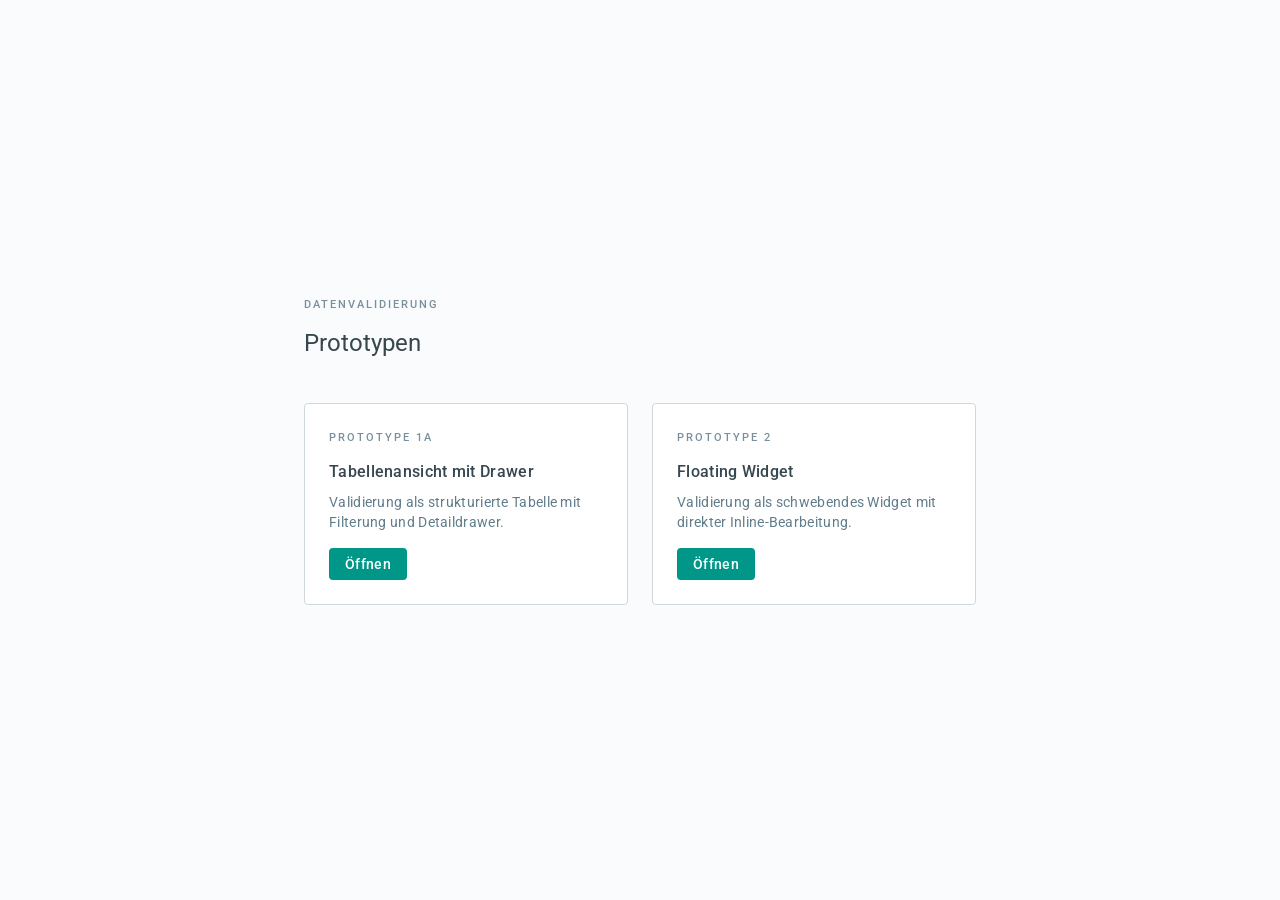
<file: index.html>
<!DOCTYPE html>
<html lang="de">
<head>
  <meta charset="UTF-8" />
  <meta name="viewport" content="width=device-width, initial-scale=1.0" />
  <title>Data Validation – Prototypen</title>

  <link rel="preconnect" href="https://fonts.googleapis.com" />
  <link rel="preconnect" href="https://fonts.gstatic.com" crossorigin />
  <link href="https://fonts.googleapis.com/css2?family=Roboto:wght@400;500&display=swap" rel="stylesheet" />

  <link rel="stylesheet" href="css/tokens.css" />
  <link rel="stylesheet" href="css/styles.css" />

  <style>
    html, body {
      height: 100%;
      overflow: auto;
    }

    body {
      background: var(--color-neutral-light-100);
      display: flex;
      flex-direction: column;
      align-items: center;
      justify-content: center;
      min-height: 100vh;
    }

    .launch-wrap {
      width: 100%;
      max-width: 720px;
      padding: var(--space-xl) var(--space-l);
    }

    .launch-eyebrow {
      font-family: var(--font-family);
      font-size: var(--h5-size);
      font-weight: var(--h5-weight);
      letter-spacing: var(--h5-spacing);
      text-transform: uppercase;
      color: var(--color-neutral-dark-300);
      margin-bottom: var(--space-s);
    }

    .launch-heading {
      font-family: var(--font-family);
      font-size: var(--h1-size);
      font-weight: var(--h1-weight);
      color: var(--color-neutral-dark-900);
      margin-bottom: var(--space-xl);
    }

    .launch-cards {
      display: grid;
      grid-template-columns: 1fr 1fr;
      gap: var(--space-l);
    }

    .launch-card {
      background: var(--color-neutral-light-000);
      border: 1px solid var(--color-neutral-light-500);
      border-radius: 4px;
      padding: var(--space-l);
      display: flex;
      flex-direction: column;
      gap: var(--space-s);
    }

    .launch-card-tag {
      font-family: var(--font-family);
      font-size: var(--h5-size);
      font-weight: var(--h5-weight);
      letter-spacing: var(--h5-spacing);
      text-transform: uppercase;
      color: var(--color-neutral-dark-300);
    }

    .launch-card-title {
      font-family: var(--font-family);
      font-size: var(--h3-size);
      font-weight: var(--h3-weight);
      line-height: var(--h3-line-height);
      color: var(--color-neutral-dark-900);
      margin-top: var(--space-xs);
    }

    .launch-card-desc {
      font-family: var(--font-family);
      font-size: var(--body-regular-size);
      line-height: var(--body-regular-line-height);
      color: var(--color-neutral-dark-400);
      flex: 1;
      margin-bottom: var(--space-s);
    }

    .launch-card-link {
      display: inline-flex;
      align-items: center;
      padding: 6px var(--space-m);
      background: var(--color-primary-500);
      color: var(--color-neutral-light-000);
      border-radius: 4px;
      font-family: var(--font-family);
      font-size: var(--body-regular-size);
      font-weight: var(--font-weight-medium);
      text-decoration: none;
      align-self: flex-start;
      transition: background 0.15s ease;
    }

    .launch-card-link:hover {
      background: var(--color-primary-600);
      text-decoration: none;
    }
  </style>
</head>
<body>

  <div class="launch-wrap">
    <p class="launch-eyebrow">Datenvalidierung</p>
    <h1 class="launch-heading">Prototypen</h1>

    <div class="launch-cards">

      <div class="launch-card">
        <span class="launch-card-tag">Prototype 1a</span>
        <span class="launch-card-title">Tabellenansicht mit Drawer</span>
        <p class="launch-card-desc">Validierung als strukturierte Tabelle mit Filterung und Detaildrawer.</p>
        <a href="prototype1.html" class="launch-card-link">Öffnen</a>
      </div>

      <div class="launch-card">
        <span class="launch-card-tag">Prototype 2</span>
        <span class="launch-card-title">Floating Widget</span>
        <p class="launch-card-desc">Validierung als schwebendes Widget mit direkter Inline-Bearbeitung.</p>
        <a href="prototype2.html" class="launch-card-link">Öffnen</a>
      </div>

    </div>
  </div>

</body>
</html>
</file>
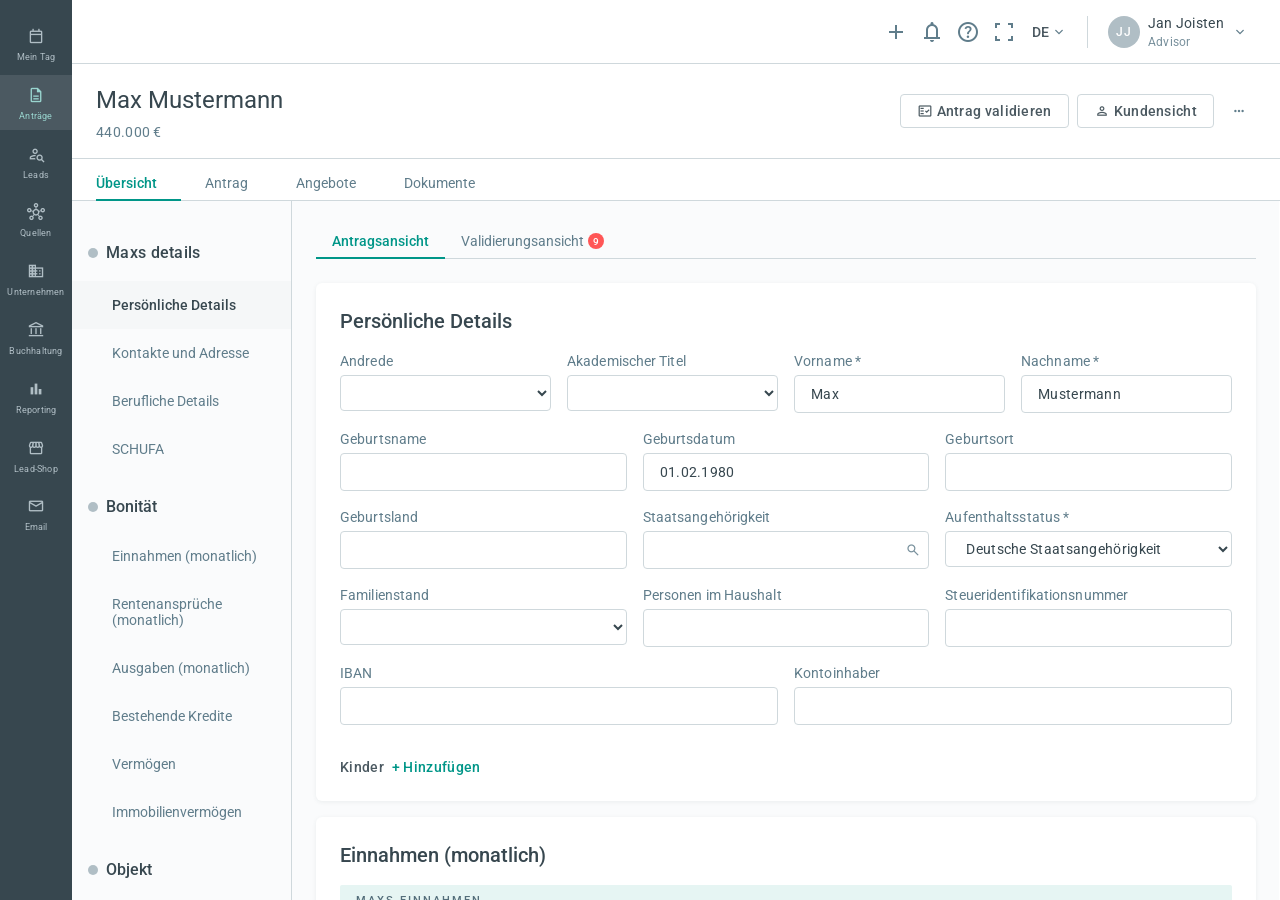
<file: prototype1.html>
<!DOCTYPE html>
<html lang="de">
<head>
  <meta charset="UTF-8" />
  <meta name="viewport" content="width=device-width, initial-scale=1.0" />
  <title>Data Validation – Anträge</title>

  <!-- Fonts: Roboto + Material Symbols Outlined -->
  <link rel="preconnect" href="https://fonts.googleapis.com" />
  <link rel="preconnect" href="https://fonts.gstatic.com" crossorigin />
  <link href="https://fonts.googleapis.com/css2?family=Roboto:wght@400;500&display=swap" rel="stylesheet" />
  <link href="https://fonts.googleapis.com/css2?family=Material+Symbols+Outlined" rel="stylesheet" />

  <!-- Design system -->
  <link rel="stylesheet" href="css/tokens.css" />
  <link rel="stylesheet" href="css/styles.css" />
  <link rel="stylesheet" href="css/layout.css" />
  <link rel="stylesheet" href="css/components.css" />
</head>
<body>

  <div class="app">

    <!-- ====================================================
         GlobalSidebar
    ==================================================== -->
    <nav class="sidebar" id="global-sidebar" aria-label="Hauptnavigation">
      <ul class="sidebar-nav" role="list">

        <li>
          <button class="sidebar-item" data-nav="mein-tag" onclick="setActive(this)">
            <span class="sidebar-icon material-symbols-outlined">calendar_today</span>
            <span class="sidebar-label">Mein Tag</span>
          </button>
        </li>

        <li>
          <button class="sidebar-item active" data-nav="antraege" onclick="setActive(this)">
            <span class="sidebar-icon material-symbols-outlined">description</span>
            <span class="sidebar-label">Anträge</span>
          </button>
        </li>

        <li>
          <button class="sidebar-item" data-nav="leads" onclick="setActive(this)">
            <span class="sidebar-icon material-symbols-outlined">person_search</span>
            <span class="sidebar-label">Leads</span>
          </button>
        </li>

        <li>
          <button class="sidebar-item" data-nav="quellen" onclick="setActive(this)">
            <span class="sidebar-icon material-symbols-outlined">hub</span>
            <span class="sidebar-label">Quellen</span>
          </button>
        </li>

        <li>
          <button class="sidebar-item" data-nav="unternehmen" onclick="setActive(this)">
            <span class="sidebar-icon material-symbols-outlined">domain</span>
            <span class="sidebar-label">Unternehmen</span>
          </button>
        </li>

        <li>
          <button class="sidebar-item" data-nav="buchhaltung" onclick="setActive(this)">
            <span class="sidebar-icon material-symbols-outlined">account_balance</span>
            <span class="sidebar-label">Buchhaltung</span>
          </button>
        </li>

        <li>
          <button class="sidebar-item" data-nav="reporting" onclick="setActive(this)">
            <span class="sidebar-icon material-symbols-outlined">bar_chart</span>
            <span class="sidebar-label">Reporting</span>
          </button>
        </li>

        <li>
          <button class="sidebar-item" data-nav="lead-shop" onclick="setActive(this)">
            <span class="sidebar-icon material-symbols-outlined">storefront</span>
            <span class="sidebar-label">Lead-Shop</span>
          </button>
        </li>

        <li>
          <button class="sidebar-item" data-nav="email" onclick="setActive(this)">
            <span class="sidebar-icon material-symbols-outlined">mail</span>
            <span class="sidebar-label">Email</span>
          </button>
        </li>

      </ul>
    </nav>

    <main class="main">

      <!-- ====================================================
           TopBar
      ==================================================== -->
      <header class="topbar">
        <div class="topbar-actions">

          <!-- Utility icon buttons -->
          <button class="topbar-icon-btn" aria-label="Hinzufügen">
            <span class="material-symbols-outlined">add</span>
          </button>
          <button class="topbar-icon-btn" aria-label="Benachrichtigungen">
            <span class="material-symbols-outlined">notifications</span>
          </button>
          <button class="topbar-icon-btn" aria-label="Hilfe">
            <span class="material-symbols-outlined">help_outline</span>
          </button>
          <button class="topbar-icon-btn" aria-label="Vollbild">
            <span class="material-symbols-outlined">fullscreen</span>
          </button>

          <!-- Language switcher -->
          <button class="topbar-lang" aria-label="Sprache wechseln">
            DE
            <span class="material-symbols-outlined">expand_more</span>
          </button>

          <!-- Divider -->
          <div class="topbar-divider" role="separator"></div>

          <!-- User info -->
          <div class="topbar-user" role="button" tabindex="0" aria-label="Benutzerprofil">
            <div class="topbar-avatar" aria-hidden="true">JJ</div>
            <div class="topbar-user-info">
              <span class="topbar-user-name">Jan Joisten</span>
              <span class="topbar-user-role">Advisor</span>
            </div>
            <span class="material-symbols-outlined" aria-hidden="true">expand_more</span>
          </div>

        </div>
      </header>

      <!-- ====================================================
           PageHeader
      ==================================================== -->
      <div class="page-header">

        <!-- Left: client name + loan amount -->
        <div class="page-header-title">
          <h1 class="page-header-name">Max Mustermann</h1>
          <span class="page-header-amount">440.000 €</span>
        </div>

        <!-- Right: action buttons -->
        <div class="page-header-actions">
          <button class="btn btn-secondary" id="btn-validate">
            <span class="material-symbols-outlined">fact_check</span>
            Antrag validieren
          </button>
          <button class="btn btn-secondary">
            <span class="material-symbols-outlined">person</span>
            Kundensicht
          </button>
          <button class="btn btn-ghost" aria-label="Weitere Optionen">
            <span class="material-symbols-outlined">more_horiz</span>
          </button>
        </div>

      </div>

      <!-- ====================================================
           TabNav
      ==================================================== -->
      <nav class="tab-nav" aria-label="Seitennavigation">
        <div class="tab-bar" role="tablist">
          <button class="tab active" role="tab" aria-selected="true"  onclick="setActiveTab(this)">Übersicht</button>
          <button class="tab"        role="tab" aria-selected="false" onclick="setActiveTab(this)">Antrag</button>
          <button class="tab"        role="tab" aria-selected="false" onclick="setActiveTab(this)">Angebote</button>
          <button class="tab"        role="tab" aria-selected="false" onclick="setActiveTab(this)">Dokumente</button>
        </div>
      </nav>

      <div class="content">

        <!-- ====================================================
             SectionNav
        ==================================================== -->
        <nav class="section-sidebar" id="section-nav" aria-label="Antragsabschnitte">

          <!-- Client indicator -->
          <div class="section-nav-client">
            <span class="section-nav-client-dot" aria-hidden="true"></span>
            <span class="section-nav-client-name">Maxs details</span>
          </div>

          <!-- Sub-items: Maxs details -->
          <button class="section-nav-item indented active" onclick="setActiveSection(this)">
            <span class="section-nav-item-label">Persönliche Details</span>
          </button>
          <button class="section-nav-item indented" onclick="setActiveSection(this)">
            <span class="section-nav-item-label">Kontakte und Adresse</span>
          </button>
          <button class="section-nav-item indented" onclick="setActiveSection(this)">
            <span class="section-nav-item-label">Berufliche Details</span>
          </button>
          <button class="section-nav-item indented" onclick="setActiveSection(this)">
            <span class="section-nav-item-label">SCHUFA</span>
          </button>

          <!-- Bonität -->
          <button class="section-nav-heading" onclick="setActiveSection(this)">Bonität</button>
          <button class="section-nav-item indented" onclick="setActiveSection(this)">
            <span class="section-nav-item-label">Einnahmen (monatlich)</span>
          </button>
          <button class="section-nav-item indented" onclick="setActiveSection(this)">
            <span class="section-nav-item-label">Rentenansprüche (monatlich)</span>
          </button>
          <button class="section-nav-item indented" onclick="setActiveSection(this)">
            <span class="section-nav-item-label">Ausgaben (monatlich)</span>
          </button>
          <button class="section-nav-item indented" onclick="setActiveSection(this)">
            <span class="section-nav-item-label">Bestehende Kredite</span>
          </button>
          <button class="section-nav-item indented" onclick="setActiveSection(this)">
            <span class="section-nav-item-label">Vermögen</span>
          </button>
          <button class="section-nav-item indented" onclick="setActiveSection(this)">
            <span class="section-nav-item-label">Immobilienvermögen</span>
          </button>

          <!-- Objekt -->
          <button class="section-nav-heading" onclick="setActiveSection(this)">Objekt</button>
          <button class="section-nav-item indented" onclick="setActiveSection(this)">
            <span class="section-nav-item-label">Immobilieninfos</span>
          </button>
          <button class="section-nav-item indented" onclick="setActiveSection(this)">
            <span class="section-nav-item-label">Immobilienmerkmale</span>
          </button>
          <button class="section-nav-item indented" onclick="setActiveSection(this)">
            <span class="section-nav-item-label">Darlehen des Finanzierungsobjekts</span>
          </button>
          <button class="section-nav-item indented" onclick="setActiveSection(this)">
            <span class="section-nav-item-label">Bestehende Grundschulden</span>
          </button>

          <!-- Finanzierung -->
          <button class="section-nav-heading" onclick="setActiveSection(this)">Finanzierung</button>
          <button class="section-nav-item indented" onclick="setActiveSection(this)">
            <span class="section-nav-item-label">Anschaffungskosten</span>
          </button>
          <button class="section-nav-item indented" onclick="setActiveSection(this)">
            <span class="section-nav-item-label">Finanzierungswunsch</span>
          </button>
          <button class="section-nav-item indented" onclick="setActiveSection(this)">
            <span class="section-nav-item-label">Abweichende wirtschaftliche Berechtigter</span>
          </button>

          <!-- Kundenhinweis (standalone, no sub-items) -->
          <button class="section-nav-heading" onclick="setActiveSection(this)">Kundenhinweis</button>

          <!-- Zusätzliche Informationen -->
          <button class="section-nav-heading" onclick="setActiveSection(this)">Zusätzliche Informationen</button>
          <button class="section-nav-item indented" onclick="setActiveSection(this)">
            <span class="section-nav-item-label">KWP Fragen</span>
          </button>
          <button class="section-nav-item indented" onclick="setActiveSection(this)">
            <span class="section-nav-item-label">Kundennummer</span>
          </button>
          <button class="section-nav-item indented" onclick="setActiveSection(this)">
            <span class="section-nav-item-label">Sonstiges</span>
          </button>

        </nav>

        <!-- ====================================================
             MainContentArea
        ==================================================== -->
        <div class="content-inner">

          <!-- ── View Toggle ── -->
          <div class="view-toggle">
            <button class="view-toggle-btn active" onclick="setView('antrag', this)">Antragsansicht</button>
            <button class="view-toggle-btn" onclick="setView('validierung', this)">
              Validierungsansicht
              <span class="count-badge" id="issue-badge">9</span>
            </button>
          </div>

          <!-- ── Antragsansicht ── -->
          <div id="antrag-view">

          <!-- ── Card 0: Persönliche Details ── -->
          <div class="form-card">
            <h2 class="form-card-heading">Persönliche Details</h2>

            <!-- Row 1: Andrede | Akademischer Titel | Vorname | Nachname -->
            <div class="field-grid-4">
              <div class="form-field">
                <label class="form-field-label">Andrede</label>
                <div class="form-input-wrap">
                  <select class="form-input">
                    <option value=""></option>
                    <option>Herr</option>
                    <option>Frau</option>
                    <option>Divers</option>
                  </select>
                </div>
              </div>
              <div class="form-field">
                <label class="form-field-label">Akademischer Titel</label>
                <div class="form-input-wrap">
                  <select class="form-input">
                    <option value=""></option>
                    <option>Dr.</option>
                    <option>Prof.</option>
                    <option>Prof. Dr.</option>
                  </select>
                </div>
              </div>
              <div class="form-field">
                <label class="form-field-label">Vorname *</label>
                <div class="form-input-wrap">
                  <input class="form-input" type="text" value="Max" />
                </div>
              </div>
              <div class="form-field">
                <label class="form-field-label">Nachname *</label>
                <div class="form-input-wrap">
                  <input class="form-input" type="text" value="Mustermann" />
                </div>
              </div>
            </div>

            <!-- Row 2: Geburtsname | Geburtsdatum | Geburtsort -->
            <div class="field-grid-3">
              <div class="form-field">
                <label class="form-field-label">Geburtsname</label>
                <div class="form-input-wrap">
                  <input class="form-input" type="text" value="" />
                </div>
              </div>
              <div class="form-field">
                <label class="form-field-label">Geburtsdatum</label>
                <div class="form-input-wrap">
                  <input class="form-input" type="text" value="01.02.1980" />
                </div>
              </div>
              <div class="form-field">
                <label class="form-field-label">Geburtsort</label>
                <div class="form-input-wrap">
                  <input class="form-input" type="text" value="" />
                </div>
              </div>
            </div>

            <!-- Row 3: Geburtsland | Staatsangehörigkeit | Aufenthaltsstatus -->
            <div class="field-grid-3">
              <div class="form-field">
                <label class="form-field-label">Geburtsland</label>
                <div class="form-input-wrap">
                  <input class="form-input" type="text" value="" />
                </div>
              </div>
              <div class="form-field">
                <label class="form-field-label">Staatsangehörigkeit</label>
                <div class="form-input-wrap">
                  <input class="form-input has-suffix" type="text" value="" />
                  <span class="form-input-search-icon material-symbols-outlined">search</span>
                </div>
              </div>
              <div class="form-field">
                <label class="form-field-label">Aufenthaltsstatus *</label>
                <div class="form-input-wrap">
                  <select class="form-input">
                    <option>Deutsche Staatsangehörigkeit</option>
                    <option>Niederlassungserlaubnis</option>
                    <option>Aufenthaltserlaubnis</option>
                  </select>
                </div>
              </div>
            </div>

            <!-- Row 4: Familienstand | Personen im Haushalt | Steueridentifikationsnummer -->
            <div class="field-grid-3">
              <div class="form-field">
                <label class="form-field-label">Familienstand</label>
                <div class="form-input-wrap">
                  <select class="form-input">
                    <option value=""></option>
                    <option>Ledig</option>
                    <option>Verheiratet</option>
                    <option>Geschieden</option>
                    <option>Verwitwet</option>
                  </select>
                </div>
              </div>
              <div class="form-field">
                <label class="form-field-label">Personen im Haushalt</label>
                <div class="form-input-wrap">
                  <input class="form-input" type="text" value="" />
                </div>
              </div>
              <div class="form-field">
                <label class="form-field-label">Steueridentifikationsnummer</label>
                <div class="form-input-wrap">
                  <input class="form-input" type="text" value="" />
                </div>
              </div>
            </div>

            <!-- Row 5: IBAN | Kontoinhaber -->
            <div class="field-grid-2">
              <div class="form-field">
                <label class="form-field-label">IBAN</label>
                <div class="form-input-wrap">
                  <input class="form-input" type="text" value="" />
                </div>
              </div>
              <div class="form-field">
                <label class="form-field-label">Kontoinhaber</label>
                <div class="form-input-wrap">
                  <input class="form-input" type="text" value="" />
                </div>
              </div>
            </div>

            <!-- Footer: Kinder link -->
            <div class="form-footer-row">
              Kinder
              <a href="#" class="form-link">+ Hinzufügen</a>
            </div>

          </div>

          <!-- ── Card 1: Einnahmen (monatlich) ── -->
          <div class="form-card">
            <h2 class="form-card-heading">Einnahmen (monatlich)</h2>

            <!-- Maxs Einnahmen -->
            <div class="form-subsection">
              <div class="section-header">
                <p class="section-header-label">Maxs Einnahmen</p>
              </div>

              <div class="field-grid-2">
                <div class="form-field">
                  <label class="form-field-label">Gehalt (netto)</label>
                  <div class="form-input-wrap">
                    <input class="form-input has-suffix" type="text" value="5.200" />
                    <span class="form-input-suffix">€</span>
                  </div>
                </div>
                <div class="form-field">
                  <label class="form-field-label">Anzahl Monatsgehälter</label>
                  <div class="form-input-wrap">
                    <span class="form-field-error-dot" aria-label="Fehler"></span>
                    <input class="form-input" type="text" value="12" />
                  </div>
                </div>

                <div class="form-field">
                  <label class="form-field-label">Variable Einkünfte (netto)</label>
                  <div class="form-input-wrap">
                    <input class="form-input has-suffix" type="text" value="4.000" />
                    <span class="form-input-suffix">€</span>
                  </div>
                </div>
                <div></div>
              </div>

              <div class="form-links">
                <a href="#" class="form-link">+ Einkünfte aus selbständiger Tätigkeit</a>
                <a href="#" class="form-link">+ Zusätzliches Einkommen hinzufügen</a>
              </div>

              <div class="form-summary">
                <span class="form-summary-label">Summe der durchschnittlichen monatlichen Einnahmen:</span>
                <span class="form-summary-value">8.000 €</span>
              </div>
            </div>

            <!-- Annas Einnahmen -->
            <div class="form-subsection">
              <div class="section-header">
                <p class="section-header-label">Annas Einnahmen</p>
              </div>

              <div class="field-grid-2">
                <div class="form-field">
                  <label class="form-field-label">Gehalt (netto)</label>
                  <div class="form-input-wrap">
                    <input class="form-input has-suffix" type="text" value="4.000" />
                    <span class="form-input-suffix">€</span>
                  </div>
                </div>
                <div class="form-field">
                  <label class="form-field-label">Anzahl Monatsgehälter</label>
                  <div class="form-input-wrap">
                    <input class="form-input" type="text" value="12" />
                  </div>
                </div>

                <div class="form-field">
                  <label class="form-field-label">Variable Einkünfte (netto)</label>
                  <div class="form-input-wrap">
                    <input class="form-input has-suffix" type="text" value="4.000" />
                    <span class="form-input-suffix">€</span>
                  </div>
                </div>
                <div></div>
              </div>

              <div class="form-links">
                <a href="#" class="form-link">+ Einkünfte aus selbständiger Tätigkeit</a>
                <a href="#" class="form-link">+ Zusätzliches Einkommen hinzufügen</a>
              </div>

              <div class="form-summary">
                <span class="form-summary-label">Summe der durchschnittlichen monatlichen Einnahmen:</span>
                <span class="form-summary-value">8.000 €</span>
              </div>
            </div>
          </div>

          <!-- ── Card 2: Rentenansprüche (monatlich) ── -->
          <div class="form-card">
            <h2 class="form-card-heading">Rentenansprüche (monatlich)</h2>

            <!-- Maxs Rentenansprüche -->
            <div class="form-subsection">
              <div class="section-header">
                <p class="section-header-label">Maxs Rentenansprüche</p>
              </div>

              <div class="field-grid-3">
                <div class="form-field">
                  <label class="form-field-label">Renten-Eintrittsdatum</label>
                  <div class="form-input-wrap">
                    <input class="form-input" type="text" value="" />
                  </div>
                </div>
                <div class="form-field">
                  <label class="form-field-label">Gesetzliche Rente</label>
                  <div class="form-input-wrap">
                    <input class="form-input has-suffix" type="text" value="" />
                    <span class="form-input-suffix">€</span>
                  </div>
                </div>
                <div class="form-field">
                  <label class="form-field-label">Private Rente</label>
                  <div class="form-input-wrap">
                    <input class="form-input has-suffix" type="text" value="" />
                    <span class="form-input-suffix">€</span>
                  </div>
                </div>
              </div>
            </div>

            <!-- Annas Rentenansprüche -->
            <div class="form-subsection">
              <div class="section-header">
                <p class="section-header-label">Annas Rentenansprüche</p>
              </div>

              <div class="field-grid-3">
                <div class="form-field">
                  <label class="form-field-label">Renten-Eintrittsdatum</label>
                  <div class="form-input-wrap">
                    <input class="form-input" type="text" value="" />
                  </div>
                </div>
                <div class="form-field">
                  <label class="form-field-label">Gesetzliche Rente</label>
                  <div class="form-input-wrap">
                    <input class="form-input has-suffix" type="text" value="" />
                    <span class="form-input-suffix">€</span>
                  </div>
                </div>
                <div class="form-field">
                  <label class="form-field-label">Private Rente</label>
                  <div class="form-input-wrap">
                    <input class="form-input has-suffix" type="text" value="" />
                    <span class="form-input-suffix">€</span>
                  </div>
                </div>
              </div>
            </div>
          </div>

          <!-- ── Card 3: Ausgaben (monatlich) ── -->
          <div class="form-card">
            <h2 class="form-card-heading">Ausgaben (monatlich)</h2>

            <!-- Maxs Ausgaben -->
            <div class="form-subsection">
              <div class="section-header">
                <p class="section-header-label">Maxs Ausgaben</p>
              </div>

              <!-- Row 1: 2-col -->
              <div class="field-grid-2">
                <div class="form-field">
                  <label class="form-field-label">Derzeitige Mietkosten</label>
                  <div class="form-input-wrap">
                    <input class="form-input has-suffix" type="text" value="" />
                    <span class="form-input-suffix">€</span>
                  </div>
                </div>
                <div class="form-field">
                  <label class="form-field-label">Entfallen Mietkosten künftig?</label>
                  <div class="form-radio-group">
                    <label class="form-radio-option">
                      <input type="radio" name="mietkosten-max" value="ja" checked /> Ja
                    </label>
                    <label class="form-radio-option">
                      <input type="radio" name="mietkosten-max" value="nein" /> Nein
                    </label>
                  </div>
                </div>
              </div>

              <!-- Row 2: 3-col -->
              <div class="field-grid-3">
                <div class="form-field">
                  <label class="form-field-label">Renten- und Lebensversicherungsbeiträge</label>
                  <div class="form-input-wrap">
                    <input class="form-input has-suffix" type="text" value="" />
                    <span class="form-input-suffix">€</span>
                  </div>
                </div>
                <div class="form-field">
                  <label class="form-field-label">Private Krankenversicherungsbeiträge</label>
                  <div class="form-input-wrap">
                    <input class="form-input has-suffix" type="text" value="" />
                    <span class="form-input-suffix">€</span>
                  </div>
                </div>
                <div class="form-field">
                  <label class="form-field-label">Berufsunfähigkeitsversicherungsbeiträge</label>
                  <div class="form-input-wrap">
                    <input class="form-input has-suffix" type="text" value="" />
                    <span class="form-input-suffix">€</span>
                  </div>
                </div>
              </div>

              <!-- Row 3: 3-col -->
              <div class="field-grid-3">
                <div class="form-field">
                  <label class="form-field-label">Unterhaltsverpflichtungen</label>
                  <div class="form-input-wrap">
                    <input class="form-input has-suffix" type="text" value="" />
                    <span class="form-input-suffix">€</span>
                  </div>
                </div>
                <div class="form-field">
                  <label class="form-field-label">Sparpläne</label>
                  <div class="form-input-wrap">
                    <input class="form-input has-suffix" type="text" value="" />
                    <span class="form-input-suffix">€</span>
                  </div>
                </div>
                <div class="form-field">
                  <label class="form-field-label">Bausparvertrag</label>
                  <div class="form-input-wrap">
                    <input class="form-input has-suffix" type="text" value="" />
                    <span class="form-input-suffix">€</span>
                  </div>
                </div>
              </div>

              <!-- Row 4: 2-col -->
              <div class="field-grid-2">
                <div class="form-field">
                  <label class="form-field-label">Weitere Ausgaben</label>
                  <div class="form-input-wrap">
                    <input class="form-input has-suffix" type="text" value="" />
                    <span class="form-input-suffix">€</span>
                  </div>
                </div>
                <div class="form-field">
                  <label class="form-field-label">Bestehende Kreditverträge</label>
                  <div class="form-input-wrap">
                    <input class="form-input has-suffix" type="text" value="" />
                    <span class="form-input-suffix">€</span>
                  </div>
                </div>
              </div>

              <div class="form-summary">
                <span class="form-summary-label">Gesamtausgaben:</span>
                <span class="form-summary-value">0 €</span>
              </div>
            </div>

            <!-- Annas Ausgaben -->
            <div class="form-subsection">
              <div class="section-header">
                <p class="section-header-label">Annas Ausgaben</p>
              </div>

              <div class="field-grid-2">
                <div class="form-field">
                  <label class="form-field-label">Derzeitige Mietkosten</label>
                  <div class="form-input-wrap">
                    <input class="form-input has-suffix" type="text" value="" />
                    <span class="form-input-suffix">€</span>
                  </div>
                </div>
                <div class="form-field">
                  <label class="form-field-label">Entfallen Mietkosten künftig?</label>
                  <div class="form-radio-group">
                    <label class="form-radio-option">
                      <input type="radio" name="mietkosten-anna" value="ja" checked /> Ja
                    </label>
                    <label class="form-radio-option">
                      <input type="radio" name="mietkosten-anna" value="nein" /> Nein
                    </label>
                  </div>
                </div>
              </div>

              <div class="field-grid-3">
                <div class="form-field">
                  <label class="form-field-label">Renten- und Lebensversicherungsbeiträge</label>
                  <div class="form-input-wrap">
                    <input class="form-input has-suffix" type="text" value="" />
                    <span class="form-input-suffix">€</span>
                  </div>
                </div>
                <div class="form-field">
                  <label class="form-field-label">Private Krankenversicherungsbeiträge</label>
                  <div class="form-input-wrap">
                    <input class="form-input has-suffix" type="text" value="" />
                    <span class="form-input-suffix">€</span>
                  </div>
                </div>
                <div class="form-field">
                  <label class="form-field-label">Berufsunfähigkeitsversicherungsbeiträge</label>
                  <div class="form-input-wrap">
                    <input class="form-input has-suffix" type="text" value="" />
                    <span class="form-input-suffix">€</span>
                  </div>
                </div>
              </div>

              <div class="field-grid-3">
                <div class="form-field">
                  <label class="form-field-label">Unterhaltsverpflichtungen</label>
                  <div class="form-input-wrap">
                    <input class="form-input has-suffix" type="text" value="" />
                    <span class="form-input-suffix">€</span>
                  </div>
                </div>
                <div class="form-field">
                  <label class="form-field-label">Sparpläne</label>
                  <div class="form-input-wrap">
                    <input class="form-input has-suffix" type="text" value="" />
                    <span class="form-input-suffix">€</span>
                  </div>
                </div>
                <div class="form-field">
                  <label class="form-field-label">Bausparvertrag</label>
                  <div class="form-input-wrap">
                    <input class="form-input has-suffix" type="text" value="" />
                    <span class="form-input-suffix">€</span>
                  </div>
                </div>
              </div>

              <div class="field-grid-2">
                <div class="form-field">
                  <label class="form-field-label">Weitere Ausgaben</label>
                  <div class="form-input-wrap">
                    <input class="form-input has-suffix" type="text" value="" />
                    <span class="form-input-suffix">€</span>
                  </div>
                </div>
                <div class="form-field">
                  <label class="form-field-label">Bestehende Kreditverträge</label>
                  <div class="form-input-wrap">
                    <input class="form-input has-suffix" type="text" value="" />
                    <span class="form-input-suffix">€</span>
                  </div>
                </div>
              </div>

              <div class="form-summary">
                <span class="form-summary-label">Gesamtausgaben:</span>
                <span class="form-summary-value">0 €</span>
              </div>
            </div>
          </div>

          </div><!-- #antrag-view -->

          <!-- ── Validierungsansicht ── -->
          <div id="validation-view" style="display:none">

            <!-- Completion banner -->
            <div class="val-complete-banner" id="val-complete-banner">
              Alle Felder geprüft. Antrag bereit zur Einreichung.
              <button class="btn btn-secondary" disabled style="margin-left:auto;opacity:0.5;cursor:default;">Einreichungsbericht erstellen</button>
            </div>

            <!-- Progress bar -->
            <div class="val-progress">
              <span class="val-progress-text" id="progress-text">3 von 12 geprüft</span>
              <div class="val-progress-track">
                <div class="val-progress-fill" id="progress-fill" style="width:25%"></div>
              </div>
            </div>

            <!-- Filter tabs — reuses existing .tab-bar / .tab classes -->
            <div class="tab-bar val-filter-bar" id="val-filter-bar" role="tablist">
              <button class="tab active" role="tab" aria-selected="true"  id="filter-alle"        onclick="setValFilter('alle', this)">Alle (12)</button>
              <button class="tab"        role="tab" aria-selected="false" id="filter-fehler"      onclick="setValFilter('fehler', this)">Fehler (5)</button>
              <button class="tab"        role="tab" aria-selected="false" id="filter-warnung"     onclick="setValFilter('warnung', this)">Warnungen (4)</button>
            </div>

            <!-- Bulk action row -->
            <div class="val-bulk-row">
              <span class="val-bulk-count" id="bulk-count"></span>
              <button class="btn btn-ghost" id="bulk-confirm-btn" disabled onclick="bulkConfirm()">Alle bestätigen</button>
            </div>

            <!-- Validation table -->
            <div class="val-main">
              <table class="val-table">
                <thead>
                  <tr>
                    <th style="width:40px"></th>
                    <th>Status</th>
                    <th>Abschnitt</th>
                    <th>Feld</th>
                    <th>Kundeneingabe</th>
                    <th>Systemwert</th>
                    <th>Quelle</th>
                    <th>Aktion</th>
                  </tr>
                </thead>
                <tbody id="val-tbody"></tbody>
              </table>
            </div>

          </div><!-- #validation-view -->

        </div><!-- .content-inner -->

        <!-- Detail drawer — at .content level so it spans full content height -->
        <div class="val-drawer" id="val-drawer">
          <div class="val-drawer-inner">

            <!-- Scrollable body -->
            <div class="val-drawer-body">

              <!-- Header -->
              <div class="val-drawer-header">
                <div>
                  <h2 class="val-drawer-title" id="drawer-title"></h2>
                </div>
                <button class="val-drawer-close" onclick="closeDrawer()">
                  <span class="material-symbols-outlined">close</span>
                  Schließen
                </button>
              </div>

              <!-- Mismatch detail -->
              <div class="val-drawer-mismatch">
                <div>
                  <p class="val-drawer-value-label">Kundeneingabe</p>
                  <p class="val-drawer-value" id="drawer-kunde-val"></p>
                </div>
                <div>
                  <p class="val-drawer-value-label">Systemwert</p>
                  <p class="val-drawer-value" id="drawer-system-val"></p>
                  <p class="val-drawer-value-note" id="drawer-system-note"></p>
                </div>
              </div>

              <!-- Source link -->
              <a href="#" class="val-drawer-source" id="drawer-source-link"></a>

              <!-- Abschnitt -->
              <p class="val-drawer-subtitle" id="drawer-subtitle"></p>

              <!-- Issue summary -->
              <div class="val-drawer-issue-box" id="drawer-issue-text"></div>

              <!-- Resolution options -->
              <div class="val-drawer-options">
                <div class="val-option" data-option="system" onclick="selectOption(this)">Systemwert übernehmen</div>
                <div class="val-option" data-option="kunde" onclick="selectOption(this)">Kundeneingabe behalten</div>
                <div class="val-option" data-option="dokument" onclick="selectOption(this)">
                  Neues Dokument anfordern
                  <input type="text" class="val-option-message" id="drawer-message-input"
                         placeholder="Nachricht an Kunde (optional)"
                         onclick="event.stopPropagation()" />
                </div>
              </div>

              <!-- Collapsible note -->
              <button class="val-note-toggle" id="note-toggle" onclick="toggleNote()">
                <span class="material-symbols-outlined">add</span>
                Notiz hinzufügen
              </button>
              <div class="val-note-area" id="note-area">
                <textarea class="val-drawer-note" id="drawer-note" placeholder="Notiz hinzufügen..."></textarea>
              </div>

              <!-- Confirm button -->
              <button class="btn btn-primary val-confirm-btn" id="drawer-confirm-btn" disabled onclick="confirmRow()">
                Bestätigen und weiter
                <span class="material-symbols-outlined">arrow_forward</span>
              </button>

            </div><!-- .val-drawer-body -->

            <!-- Pinned footer: unsaved warning + nav -->
            <div class="val-drawer-footer">

              <div class="val-drawer-unsaved" id="drawer-unsaved">
                <span>Änderung nicht gespeichert. Trotzdem weiter?</span>
                <span class="val-drawer-unsaved-links">
                  <a href="#" class="val-drawer-nav-link" onclick="discardAndNavigate(event)">Verwerfen</a>
                  ·
                  <a href="#" class="val-drawer-nav-link" onclick="saveAndNavigate(event)">Speichern &amp; Weiter</a>
                </span>
              </div>

              <div class="val-drawer-nav">
                <a href="#" class="val-drawer-nav-link disabled" id="drawer-nav-prev" onclick="navigateDrawer(event, -1)">← Zurück</a>
                <span class="val-drawer-nav-position" id="drawer-nav-pos"></span>
                <a href="#" class="val-drawer-nav-link disabled" id="drawer-nav-next" onclick="navigateDrawer(event, 1)">Weiter →</a>
              </div>

            </div><!-- .val-drawer-footer -->

          </div>
        </div><!-- .val-drawer -->

      </div><!-- .content -->

    </main>

  </div>

  <script>
    /* ── Shell navigation ── */
    function setActive(clickedBtn) {
      document.querySelectorAll('#global-sidebar .sidebar-item').forEach(function(btn) {
        btn.classList.remove('active');
      });
      clickedBtn.classList.add('active');
    }

    function setActiveSection(clicked) {
      document.querySelectorAll('#section-nav .section-nav-item, #section-nav .section-nav-heading').forEach(function(el) {
        el.classList.remove('active');
      });
      clicked.classList.add('active');
    }

    function setActiveTab(clickedTab) {
      document.querySelectorAll('.tab-nav .tab').forEach(function(tab) {
        tab.classList.remove('active');
        tab.setAttribute('aria-selected', 'false');
      });
      clickedTab.classList.add('active');
      clickedTab.setAttribute('aria-selected', 'true');
    }

    /* ── View toggle ── */
    function setView(view, btn) {
      document.querySelectorAll('.view-toggle-btn').forEach(function(b) { b.classList.remove('active'); });
      btn.classList.add('active');
      document.getElementById('antrag-view').style.display     = (view === 'antrag')     ? '' : 'none';
      document.getElementById('validation-view').style.display = (view === 'validierung') ? '' : 'none';
    }

    /* ── Validation data ── */
    var validationData = [
      { id:1,  status:'fehler',     abschnitt:'Einnahmen',   feld:'Gehalt (netto)',               kunde:'5.200 €',        system:'4.940 €',        quelle:'Gehaltsabrechnung', diff:'−260 €',                  note:'Ø aus 3 Gehaltsabrechnungen' },
      { id:2,  status:'fehler',     abschnitt:'Identität',   feld:'Geburtsdatum',                 kunde:'15.03.1981',     system:'15.03.1978',     quelle:'Personalausweis',   diff:'3 Jahre Differenz',       note:'Laut Personalausweis' },
      { id:3,  status:'fehler',     abschnitt:'Dokumente',   feld:'Grundbuchauszug Datum',        kunde:'15.01.2025',     system:'20.11.2024',     quelle:'Grundbuchauszug',   diff:'−56 Tage',                note:'Laut Grundbuchauszug' },
      { id:4,  status:'fehler',     abschnitt:'Dokumente',   feld:'Unterschrift',                 kunde:'Vorhanden',      system:'Fehlend',        quelle:'Selbstauskunft',    diff:'Nicht übereinstimmend',  note:'Laut Selbstauskunft' },
      { id:5,  status:'fehler',     abschnitt:'Bonität',     feld:'Unterhaltsverpflichtungen',    kunde:'0 €',            system:'650 €',          quelle:'Kontoauszug',       diff:'+650 €',                  note:'Laut Kontoauszug' },
      { id:6,  status:'warnung',    abschnitt:'Einnahmen',   feld:'Variable Einkünfte',           kunde:'4.000 €',        system:'3.200 €',        quelle:'Gehaltsabrechnung', diff:'+800 €',                  note:'Ø aus 3 Gehaltsabrechnungen' },
      { id:7,  status:'warnung',    abschnitt:'Einnahmen',   feld:'Anzahl Monatsgehälter',        kunde:'12',             system:'13',             quelle:'Arbeitsvertrag',    diff:'−1 Monat',                note:'Laut Arbeitsvertrag' },
      { id:8,  status:'warnung',    abschnitt:'Dokumente',   feld:'Adresse Energieausweis',       kunde:'Musterstraße 12',system:'Musterstr. 12a', quelle:'Energieausweis',    diff:'Abweichende Schreibweise',note:'Laut Energieausweis' },
      { id:9,  status:'warnung',    abschnitt:'Bonität',     feld:'Private Krankenversicherung',  kunde:'380 €',          system:'420 €',          quelle:'Kontoauszug',       diff:'−40 €',                   note:'Laut Kontoauszug' },
      { id:10, status:'bestaetigt', abschnitt:'Identität',   feld:'Vorname',                      kunde:'Max',            system:'Max',            quelle:'Personalausweis',   diff:'Übereinstimmend',         note:'Laut Personalausweis' },
      { id:11, status:'bestaetigt', abschnitt:'Identität',   feld:'Nachname',                     kunde:'Mustermann',     system:'Mustermann',     quelle:'Personalausweis',   diff:'Übereinstimmend',         note:'Laut Personalausweis' },
      { id:12, status:'bestaetigt', abschnitt:'Finanzierung',feld:'Anschaffungskosten',            kunde:'440.000 €',      system:'440.000 €',      quelle:'Kaufvertrag',       diff:'Übereinstimmend',         note:'Laut Kaufvertrag' }
    ];

    var currentFilter    = 'alle';
    var activeRowId      = null;
    var selectedRowIds   = [];
    var pendingDirection = 0;

    function getUnresolvedRows() {
      return validationData
        .filter(function(r) { return r.status === 'fehler' || r.status === 'warnung'; })
        .sort(function(a, b) {
          var order = { fehler: 0, warnung: 1 };
          return order[a.status] - order[b.status];
        });
    }

    function updateDrawerNav() {
      var unresolved = getUnresolvedRows();
      var total      = unresolved.length;
      var idx        = unresolved.findIndex(function(r) { return r.id === activeRowId; });

      document.getElementById('drawer-nav-pos').textContent =
        idx >= 0 ? (idx + 1) + ' von ' + total + ' offenen Fällen' : '';

      var prevLink = document.getElementById('drawer-nav-prev');
      var nextLink = document.getElementById('drawer-nav-next');
      if (idx <= 0)            prevLink.classList.add('disabled'); else prevLink.classList.remove('disabled');
      if (idx < 0 || idx >= total - 1) nextLink.classList.add('disabled'); else nextLink.classList.remove('disabled');
    }

    function navigateDrawer(event, direction) {
      event.preventDefault();
      var hasUnsaved = document.querySelector('.val-option.selected') !== null;
      if (hasUnsaved) {
        pendingDirection = direction;
        document.getElementById('drawer-unsaved').classList.add('visible');
        return;
      }
      doNavigate(direction);
    }

    function doNavigate(direction) {
      document.getElementById('drawer-unsaved').classList.remove('visible');
      var unresolved = getUnresolvedRows();
      var idx        = unresolved.findIndex(function(r) { return r.id === activeRowId; });
      var next       = unresolved[idx + direction];
      if (!next) return;
      openDrawer(next.id);
      var trEl = document.getElementById('row-' + next.id);
      if (trEl) trEl.scrollIntoView({ block: 'nearest', behavior: 'smooth' });
    }

    function discardAndNavigate(event) {
      event.preventDefault();
      document.querySelectorAll('.val-option').forEach(function(o) { o.classList.remove('selected'); });
      document.getElementById('drawer-confirm-btn').disabled = true;
      document.getElementById('drawer-message-input').classList.remove('visible');
      doNavigate(pendingDirection);
    }

    function saveAndNavigate(event) {
      event.preventDefault();
      var row = validationData.find(function(r) { return r.id === activeRowId; });
      if (row && row.status !== 'bestaetigt') {
        row.status = 'bestaetigt';
        renderTable();
        updateProgress();
        updateFilterCounts();
        checkCompletion();
      }
      doNavigate(pendingDirection);
    }

    function countByStatus(s) {
      return validationData.filter(function(r) { return r.status === s; }).length;
    }

    /* ── Filter tabs ── */
    function setValFilter(filter, btn) {
      currentFilter = filter;
      document.querySelectorAll('#val-filter-bar .tab').forEach(function(b) {
        b.classList.remove('active');
        b.setAttribute('aria-selected', 'false');
      });
      btn.classList.add('active');
      btn.setAttribute('aria-selected', 'true');
      renderTable();
    }

    /* ── Render table ── */
    function renderTable() {
      var tbody = document.getElementById('val-tbody');
      tbody.innerHTML = '';

      var sorted = validationData.slice().sort(function(a, b) {
        var aConf = a.status === 'bestaetigt' ? 1 : 0;
        var bConf = b.status === 'bestaetigt' ? 1 : 0;
        return aConf - bConf;
      });

      var filtered = sorted.filter(function(r) {
        if (currentFilter === 'alle')        return true;
        if (currentFilter === 'fehler')      return r.status === 'fehler';
        if (currentFilter === 'warnung')     return r.status === 'warnung';
        return true;
      });

      var firstUnresolved = filtered.find(function(r) { return r.status === 'fehler' || r.status === 'warnung'; });

      filtered.forEach(function(row) {
        var tr = document.createElement('tr');
        tr.id = 'row-' + row.id;

        if (row.status === 'bestaetigt')                                           tr.classList.add('row-confirmed');
        if (firstUnresolved && row.id === firstUnresolved.id && activeRowId===null) tr.classList.add('row-next');

        var badgeClass = row.status === 'fehler' ? 'badge-error' : row.status === 'warnung' ? 'badge-warning' : 'badge-ok';
        var badgeText  = row.status === 'fehler' ? 'Fehler'      : row.status === 'warnung' ? 'Warnung'       : 'Bestätigt';
        var isChecked  = selectedRowIds.indexOf(row.id) >= 0;
        var actionHtml = (row.status !== 'bestaetigt')
          ? '<button class="val-pruefen-btn" onclick="openDrawer(' + row.id + ')">Prüfen</button>'
          : '';
        var cbDisabled = row.status === 'bestaetigt' ? 'disabled' : '';

        tr.innerHTML =
          '<td><input type="checkbox" ' + (isChecked ? 'checked' : '') + ' ' + cbDisabled + ' onchange="toggleRowCheck(' + row.id + ', this)"></td>' +
          '<td><span class="badge ' + badgeClass + '">' + badgeText + '</span></td>' +
          '<td>' + row.abschnitt + '</td>' +
          '<td>' + row.feld + '</td>' +
          '<td>' + row.kunde + '</td>' +
          '<td>' + row.system + '</td>' +
          '<td><a href="#" class="val-source-link">' + row.quelle + '</a></td>' +
          '<td>' + actionHtml + '</td>';

        tbody.appendChild(tr);
      });
    }

    /* ── Drawer ── */
    function openDrawer(rowId) {
      var row = validationData.find(function(r) { return r.id === rowId; });
      if (!row) return;
      activeRowId = rowId;

      document.getElementById('drawer-title').textContent       = row.feld;
      document.getElementById('drawer-subtitle').textContent    = row.abschnitt;
      document.getElementById('drawer-kunde-val').textContent   = row.kunde;
      document.getElementById('drawer-system-val').textContent  = row.system;
      document.getElementById('drawer-system-note').textContent = row.note;
      document.getElementById('drawer-source-link').textContent = '→ ' + row.quelle;
      document.getElementById('drawer-issue-text').textContent  =
        row.feld + ' vom Kunden stimmt nicht überein mit dem Systemwert (Differenz: ' + row.diff + ').';

      document.querySelectorAll('.val-option').forEach(function(o) { o.classList.remove('selected'); });
      document.getElementById('drawer-confirm-btn').disabled = true;
      document.getElementById('drawer-message-input').classList.remove('visible');
      document.getElementById('drawer-unsaved').classList.remove('visible');
      document.getElementById('drawer-note').value = '';
      document.getElementById('note-area').classList.remove('open');
      document.getElementById('note-toggle').classList.remove('active');
      document.querySelectorAll('.row-next').forEach(function(r) { r.classList.remove('row-next'); });
      document.querySelectorAll('.row-active').forEach(function(r) { r.classList.remove('row-active'); });
      var activeEl = document.getElementById('row-' + rowId);
      if (activeEl) activeEl.classList.add('row-active');

      setDrawerTop();
      document.getElementById('val-drawer').classList.add('open');
      updateDrawerNav();
    }

    function closeDrawer() {
      document.getElementById('val-drawer').classList.remove('open');
      document.querySelectorAll('.row-active').forEach(function(r) { r.classList.remove('row-active'); });
      activeRowId = null;
    }

    function toggleNote() {
      var area = document.getElementById('note-area');
      var btn  = document.getElementById('note-toggle');
      var open = area.classList.toggle('open');
      btn.classList.toggle('active', open);
    }

    function selectOption(el) {
      document.querySelectorAll('.val-option').forEach(function(o) { o.classList.remove('selected'); });
      el.classList.add('selected');
      document.getElementById('drawer-confirm-btn').disabled = false;
      document.getElementById('drawer-unsaved').classList.remove('visible');
      var msgInput = document.getElementById('drawer-message-input');
      if (el.dataset.option === 'dokument') {
        msgInput.classList.add('visible');
      } else {
        msgInput.classList.remove('visible');
      }
    }

    function confirmRow() {
      if (activeRowId === null) return;
      var row = validationData.find(function(r) { return r.id === activeRowId; });
      if (!row || row.status === 'bestaetigt') return;
      row.status = 'bestaetigt';

      var next = validationData.find(function(r) { return r.status !== 'bestaetigt'; });

      renderTable();
      updateProgress();
      updateFilterCounts();
      checkCompletion();

      if (next) {
        openDrawer(next.id);
        document.querySelector('.val-drawer-body').scrollTop = 0;
      } else {
        closeDrawer();
      }
    }

    /* ── Bulk selection ── */
    function toggleRowCheck(rowId, checkbox) {
      var idx = selectedRowIds.indexOf(rowId);
      if (checkbox.checked && idx < 0)  selectedRowIds.push(rowId);
      if (!checkbox.checked && idx >= 0) selectedRowIds.splice(idx, 1);
      updateBulkUI();
    }

    function updateBulkUI() {
      var count   = selectedRowIds.length;
      var countEl = document.getElementById('bulk-count');
      var btn     = document.getElementById('bulk-confirm-btn');
      if (count >= 1) {
        countEl.textContent = count + ' ' + (count === 1 ? 'Eintrag' : 'Einträge') + ' ausgewählt';
        countEl.classList.add('visible');
        btn.disabled = false;
        btn.className = 'btn btn-secondary';
      } else {
        countEl.classList.remove('visible');
        btn.disabled = true;
        btn.className = 'btn btn-ghost';
      }
    }

    function bulkConfirm() {
      selectedRowIds.forEach(function(id) {
        var row = validationData.find(function(r) { return r.id === id; });
        if (row && row.status !== 'bestaetigt') row.status = 'bestaetigt';
      });
      selectedRowIds = [];
      updateBulkUI();
      renderTable();
      updateProgress();
      updateFilterCounts();
      checkCompletion();
    }

    /* ── Progress + counts ── */
    function updateProgress() {
      var total     = validationData.length;
      var confirmed = validationData.filter(function(r) { return r.status === 'bestaetigt'; }).length;
      var pct       = Math.round((confirmed / total) * 100);
      document.getElementById('progress-text').textContent = confirmed + ' von ' + total + ' geprüft';
      document.getElementById('progress-fill').style.width = pct + '%';
    }

    function updateFilterCounts() {
      var total     = validationData.length;
      var fehler    = countByStatus('fehler');
      var warnung   = countByStatus('warnung');
      var bestaetigt= countByStatus('bestaetigt');
      document.getElementById('filter-alle').textContent       = 'Alle (' + total + ')';
      document.getElementById('filter-fehler').textContent     = 'Fehler (' + fehler + ')';
      document.getElementById('filter-warnung').textContent    = 'Warnungen (' + warnung + ')';
      var open = fehler + warnung;
      var badge = document.getElementById('issue-badge');
      badge.textContent = open;
      badge.style.display = open > 0 ? '' : 'none';
    }

    function checkCompletion() {
      var allDone = validationData.every(function(r) { return r.status === 'bestaetigt'; });
      document.getElementById('val-complete-banner').classList.toggle('visible', allDone);
    }

    /* ── Drawer positioning ── */
    function setDrawerTop() {
      var top = document.querySelector('.content').getBoundingClientRect().top;
      document.documentElement.style.setProperty('--drawer-top', top + 'px');
    }

    /* ── Init ── */
    renderTable();
    setDrawerTop();
    window.addEventListener('resize', setDrawerTop);
  </script>

</body>
</html>
</file>
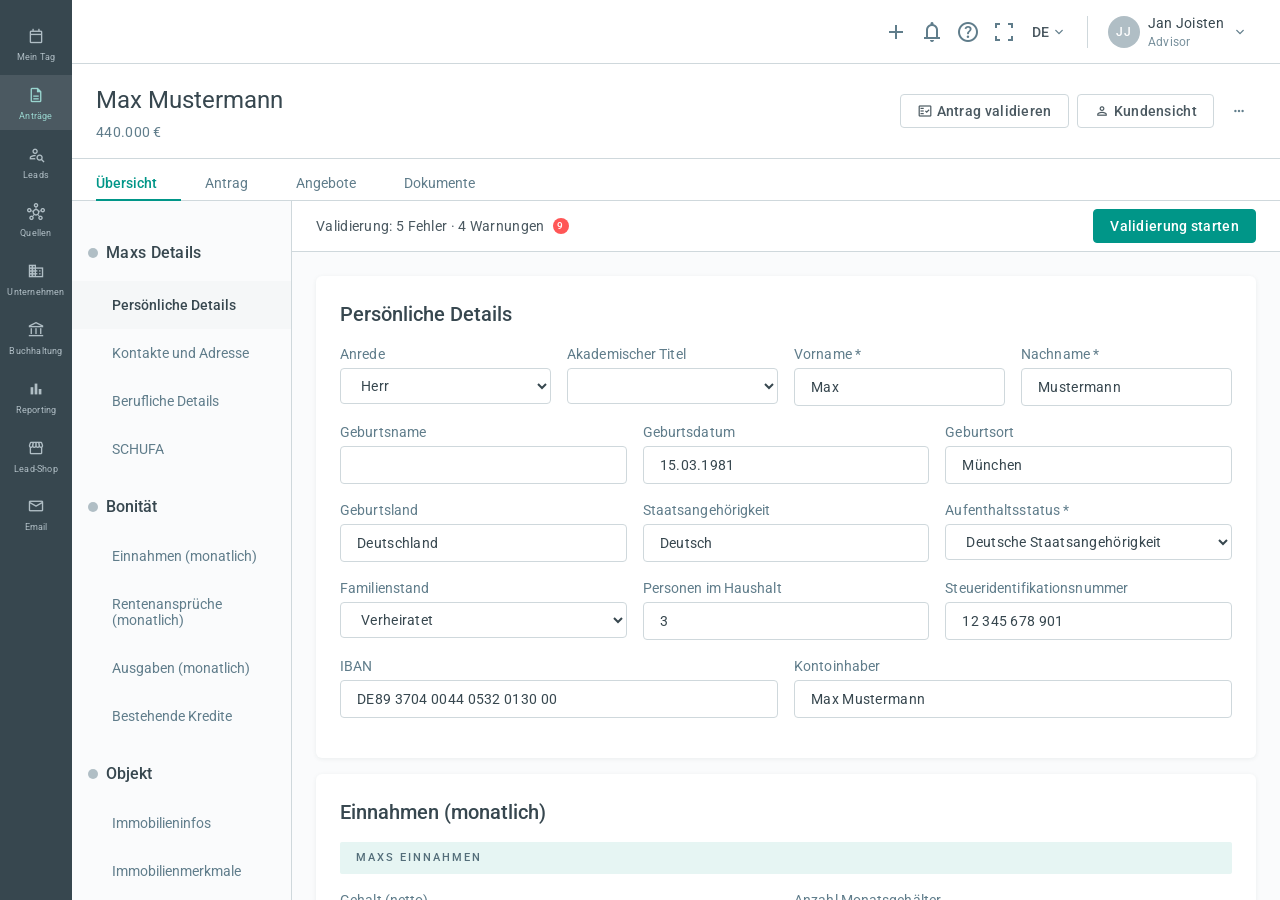
<file: prototype2.html>
<!DOCTYPE html>
<html lang="de">
<head>
  <meta charset="UTF-8" />
  <meta name="viewport" content="width=device-width, initial-scale=1.0" />
  <title>Prototype 2 – Floating Widget</title>

  <link rel="preconnect" href="https://fonts.googleapis.com" />
  <link rel="preconnect" href="https://fonts.gstatic.com" crossorigin />
  <link href="https://fonts.googleapis.com/css2?family=Roboto:wght@400;500&display=swap" rel="stylesheet" />
  <link href="https://fonts.googleapis.com/css2?family=Material+Symbols+Outlined" rel="stylesheet" />

  <link rel="stylesheet" href="css/tokens.css" />
  <link rel="stylesheet" href="css/styles.css" />
  <link rel="stylesheet" href="css/layout.css" />
  <link rel="stylesheet" href="css/components.css" />

  <style>
    /* ============================================================
       VALIDATION BANNER
    ============================================================ */

    .p2-banner {
      position: sticky;
      top: calc(-1 * var(--space-l));
      margin: calc(-1 * var(--space-l)) calc(-1 * var(--space-l)) var(--space-l);
      padding: var(--space-s) var(--space-l);
      background: var(--color-neutral-light-000);
      border-bottom: 1px solid var(--color-neutral-light-500);
      display: flex;
      align-items: center;
      justify-content: space-between;
      gap: var(--space-m);
      z-index: 20;
    }

    .p2-banner-left {
      display: flex;
      align-items: center;
      gap: var(--space-s);
      font-family: var(--font-family);
      font-size: var(--body-regular-size);
      color: var(--color-neutral-dark-800);
    }

    /* ============================================================
       FLOATING WIDGET
    ============================================================ */

    .p2-widget {
      position: fixed;
      bottom: var(--space-l);
      right: var(--space-l);
      width: 360px;
      max-height: 80vh;
      background: var(--color-neutral-light-000);
      border: 1px solid var(--color-neutral-light-500);
      border-radius: 4px;
      display: flex;
      flex-direction: column;
      z-index: 200;
      overflow: hidden;
    }

    .p2-widget-header {
      display: flex;
      align-items: center;
      gap: var(--space-s);
      padding: var(--space-s) var(--space-m);
      border-bottom: 1px solid var(--color-neutral-light-500);
      flex-shrink: 0;
    }

    .p2-widget-title {
      font-family: var(--font-family);
      font-size: var(--body-regular-size);
      font-weight: var(--font-weight-medium);
      color: var(--color-neutral-dark-900);
    }

    .p2-widget-progress {
      font-family: var(--font-family);
      font-size: var(--body-small-size);
      color: var(--color-neutral-dark-300);
      margin-left: auto;
    }

    .p2-widget-minimize {
      display: inline-flex;
      align-items: center;
      justify-content: center;
      background: none;
      border: none;
      cursor: pointer;
      color: var(--color-neutral-dark-400);
      padding: var(--space-xs);
      border-radius: 4px;
      transition: background 0.15s ease, color 0.15s ease;
    }

    .p2-widget-minimize:hover {
      background: var(--color-neutral-light-200);
      color: var(--color-neutral-dark-800);
    }

    .p2-widget-minimize .material-symbols-outlined {
      font-size: var(--h3-size);
    }

    .p2-widget-body {
      flex: 1;
      overflow-y: auto;
      min-height: 0;
      scrollbar-width: none;
    }

    .p2-widget-body::-webkit-scrollbar { display: none; }

    .p2-widget-footer {
      border-top: 1px solid var(--color-neutral-light-500);
      flex-shrink: 0;
    }

    /* Widget sections */
    .p2-section {
      padding: var(--space-m);
      border-bottom: 1px solid var(--color-neutral-light-500);
    }

    .p2-section:last-child {
      border-bottom: none;
    }

    /* Undo toast */
    .p2-toast {
      padding: var(--space-s) var(--space-m);
      background: var(--color-success-light);
      border-bottom: 1px solid var(--color-neutral-light-500);
      display: flex;
      align-items: center;
      justify-content: space-between;
      font-family: var(--font-family);
      font-size: var(--body-small-size);
      color: var(--color-neutral-dark-600);
      gap: var(--space-s);
    }

    /* Status badge */
    .p2-status-pill {
      display: inline-flex;
      align-items: center;
      padding: 2px var(--space-s);
      border-radius: 10px;
      font-family: var(--font-family);
      font-size: var(--body-small-size);
      font-weight: var(--font-weight-medium);
    }

    .p2-status-pill.fehler {
      background: var(--color-error-100);
      color: var(--color-error-700);
    }

    .p2-status-pill.warnung {
      background: var(--color-warning-high-light);
      color: var(--color-warning-high);
    }

    /* Field identity */
    .p2-field-name {
      font-family: var(--font-family);
      font-size: var(--h3-size);
      font-weight: var(--h3-weight);
      line-height: var(--h3-line-height);
      color: var(--color-neutral-dark-900);
      margin: var(--space-xs) 0 2px;
    }

    .p2-field-abschnitt {
      font-family: var(--font-family);
      font-size: var(--body-small-size);
      color: var(--color-neutral-dark-300);
    }

    .p2-jump-link {
      font-family: var(--font-family);
      font-size: var(--body-small-size);
      font-weight: var(--font-weight-medium);
      color: var(--color-primary-500);
      text-decoration: none;
      display: inline-block;
      margin-top: var(--space-s);
    }

    .p2-jump-link:hover {
      text-decoration: underline;
    }

    /* Mismatch row */
    .p2-mismatch-grid {
      display: grid;
      grid-template-columns: 1fr 1fr;
      gap: var(--space-m);
    }

    .p2-value-label {
      font-family: var(--font-family);
      font-size: var(--h5-size);
      font-weight: var(--h5-weight);
      letter-spacing: var(--h5-spacing);
      text-transform: uppercase;
      color: var(--color-neutral-dark-300);
      margin-bottom: var(--space-xs);
    }

    .p2-value-text {
      font-family: var(--font-family);
      font-size: var(--body-regular-size);
      font-weight: var(--font-weight-medium);
      color: var(--color-neutral-dark-900);
    }

    .p2-source-note {
      font-family: var(--font-family);
      font-size: var(--body-small-size);
      color: var(--color-neutral-dark-300);
      margin-top: var(--space-s);
    }

    .p2-quelle-link {
      font-family: var(--font-family);
      font-size: var(--body-small-size);
      font-weight: var(--font-weight-medium);
      color: var(--color-primary-500);
      text-decoration: none;
      display: inline-block;
      margin-top: 2px;
    }

    .p2-quelle-link:hover {
      text-decoration: underline;
    }

    /* Issue summary box — matches prototype1 val-drawer-issue-box */
    .p2-issue-box {
      background: var(--color-warning-high-light);
      border-radius: 4px;
      padding: var(--space-m);
      margin-top: var(--space-m);
      font-family: var(--font-family);
      font-size: var(--body-small-size);
      line-height: var(--body-regular-line-height);
      color: var(--color-neutral-dark-800);
    }

    /* Editable field */
    .p2-input-label {
      display: block;
      font-family: var(--font-family);
      font-size: var(--body-small-size);
      color: var(--color-neutral-dark-400);
      margin-bottom: var(--space-xs);
    }

    .p2-edit-input {
      width: 100%;
      border: 1px solid var(--color-neutral-light-500);
      border-radius: 4px;
      padding: var(--space-s) var(--space-m);
      font-family: var(--font-family);
      font-size: var(--input-text-small-size);
      color: var(--color-neutral-dark-900);
      outline: none;
      box-sizing: border-box;
      transition: border-color 0.15s ease;
    }

    .p2-edit-input:focus {
      border-color: var(--color-primary-500);
    }

    .p2-match-ok {
      font-family: var(--font-family);
      font-size: var(--body-small-size);
      color: var(--color-success);
      margin-top: var(--space-xs);
    }

    .p2-match-warn {
      font-family: var(--font-family);
      font-size: var(--body-small-size);
      color: var(--color-warning-high);
      margin-top: var(--space-xs);
    }

    /* Comment */
    .p2-comment-input {
      width: 100%;
      border: 1px solid var(--color-neutral-light-500);
      border-radius: 4px;
      padding: var(--space-s) var(--space-m);
      font-family: var(--font-family);
      font-size: var(--input-text-small-size);
      color: var(--color-neutral-dark-900);
      resize: vertical;
      outline: none;
      box-sizing: border-box;
      transition: border-color 0.15s ease;
    }

    .p2-comment-input:focus {
      border-color: var(--color-primary-500);
    }

    .p2-comment-input.required {
      border-color: var(--color-warning-high);
    }

    /* Inline mismatch warning */
    .p2-inline-warning {
      background: var(--color-warning-high-light);
      border-radius: 4px;
      padding: var(--space-s) var(--space-m);
      font-family: var(--font-family);
      font-size: var(--body-small-size);
      color: var(--color-neutral-dark-600);
    }

    .p2-inline-warning-links {
      display: flex;
      gap: var(--space-m);
      margin-top: var(--space-s);
    }

    /* Confirm button */
    .p2-confirm-btn {
      width: 100%;
      display: flex;
      align-items: center;
      justify-content: center;
      gap: var(--space-xs);
      padding: 6px var(--space-m);
      background: var(--color-primary-500);
      color: var(--color-neutral-light-000);
      border: none;
      border-radius: 4px;
      font-family: var(--font-family);
      font-size: var(--body-regular-size);
      font-weight: var(--font-weight-medium);
      cursor: pointer;
      transition: background 0.15s ease;
      margin-bottom: var(--space-s);
    }

    .p2-confirm-btn:hover:not(:disabled) {
      background: var(--color-primary-600);
    }

    .p2-confirm-btn:disabled {
      background: var(--color-neutral-light-500);
      color: var(--color-neutral-dark-300);
      cursor: not-allowed;
    }

    .p2-confirm-btn .material-symbols-outlined {
      font-size: var(--h3-size);
    }

    /* Navigation row */
    .p2-nav-row {
      display: flex;
      align-items: center;
      justify-content: space-between;
    }

    .p2-nav-link {
      font-family: var(--font-family);
      font-size: var(--body-small-size);
      font-weight: var(--font-weight-medium);
      color: var(--color-primary-500);
      text-decoration: none;
      cursor: pointer;
    }

    .p2-nav-link:hover {
      text-decoration: underline;
    }

    .p2-nav-link.disabled {
      color: var(--color-neutral-dark-200);
      cursor: not-allowed;
      pointer-events: none;
    }

    .p2-nav-pos {
      font-family: var(--font-family);
      font-size: var(--body-small-size);
      color: var(--color-neutral-dark-300);
    }

    /* Completion */
    .p2-completion-msg {
      font-family: var(--font-family);
      font-size: var(--body-regular-size);
      font-weight: var(--font-weight-medium);
      color: var(--color-neutral-dark-900);
      margin-bottom: var(--space-m);
    }

    /* Minimized pill */
    .p2-pill {
      position: fixed;
      bottom: var(--space-l);
      right: var(--space-l);
      display: inline-flex;
      align-items: center;
      gap: var(--space-s);
      padding: var(--space-s) var(--space-m);
      border-radius: 20px;
      font-family: var(--font-family);
      font-size: var(--body-regular-size);
      font-weight: var(--font-weight-medium);
      cursor: pointer;
      border: none;
      z-index: 200;
      transition: opacity 0.15s ease;
    }

    .p2-pill.fehler {
      background: var(--color-error-500);
      color: var(--color-neutral-light-000);
    }

    .p2-pill.warnung {
      background: var(--color-warning-high);
      color: var(--color-neutral-light-000);
    }

    .p2-pill.ok {
      background: var(--color-success);
      color: var(--color-neutral-light-000);
    }

    /* ============================================================
       FORM FIELD HIGHLIGHTING
    ============================================================ */

    .form-field.has-fehler .form-input {
      border-color: var(--color-error-500);
    }

    .form-field.has-warnung .form-input {
      border-color: var(--color-warning-high);
    }

    .form-field.has-success .form-input {
      border-color: var(--color-success);
    }

    .p2-field-badge {
      display: inline-flex;
      align-items: center;
      padding: 1px var(--space-xs);
      border-radius: 3px;
      font-size: 10px;
      font-weight: var(--font-weight-medium);
      font-family: var(--font-family);
      vertical-align: middle;
      margin-left: var(--space-xs);
      line-height: 16px;
    }

    .p2-field-badge.fehler {
      background: var(--color-error-100);
      color: var(--color-error-700);
    }

    .p2-field-badge.warnung {
      background: var(--color-warning-high-light);
      color: var(--color-warning-high);
    }
  </style>
</head>
<body>

  <div class="app">

    <!-- GlobalSidebar -->
    <nav class="sidebar" id="global-sidebar" aria-label="Hauptnavigation">
      <ul class="sidebar-nav" role="list">
        <li><button class="sidebar-item" onclick="setActive(this)">
          <span class="sidebar-icon material-symbols-outlined">calendar_today</span>
          <span class="sidebar-label">Mein Tag</span>
        </button></li>
        <li><button class="sidebar-item active" onclick="setActive(this)">
          <span class="sidebar-icon material-symbols-outlined">description</span>
          <span class="sidebar-label">Anträge</span>
        </button></li>
        <li><button class="sidebar-item" onclick="setActive(this)">
          <span class="sidebar-icon material-symbols-outlined">person_search</span>
          <span class="sidebar-label">Leads</span>
        </button></li>
        <li><button class="sidebar-item" onclick="setActive(this)">
          <span class="sidebar-icon material-symbols-outlined">hub</span>
          <span class="sidebar-label">Quellen</span>
        </button></li>
        <li><button class="sidebar-item" onclick="setActive(this)">
          <span class="sidebar-icon material-symbols-outlined">domain</span>
          <span class="sidebar-label">Unternehmen</span>
        </button></li>
        <li><button class="sidebar-item" onclick="setActive(this)">
          <span class="sidebar-icon material-symbols-outlined">account_balance</span>
          <span class="sidebar-label">Buchhaltung</span>
        </button></li>
        <li><button class="sidebar-item" onclick="setActive(this)">
          <span class="sidebar-icon material-symbols-outlined">bar_chart</span>
          <span class="sidebar-label">Reporting</span>
        </button></li>
        <li><button class="sidebar-item" onclick="setActive(this)">
          <span class="sidebar-icon material-symbols-outlined">storefront</span>
          <span class="sidebar-label">Lead-Shop</span>
        </button></li>
        <li><button class="sidebar-item" onclick="setActive(this)">
          <span class="sidebar-icon material-symbols-outlined">mail</span>
          <span class="sidebar-label">Email</span>
        </button></li>
      </ul>
    </nav>

    <main class="main">

      <!-- TopBar -->
      <header class="topbar">
        <div class="topbar-actions">
          <button class="topbar-icon-btn"><span class="material-symbols-outlined">add</span></button>
          <button class="topbar-icon-btn"><span class="material-symbols-outlined">notifications</span></button>
          <button class="topbar-icon-btn"><span class="material-symbols-outlined">help_outline</span></button>
          <button class="topbar-icon-btn"><span class="material-symbols-outlined">fullscreen</span></button>
          <button class="topbar-lang">DE <span class="material-symbols-outlined">expand_more</span></button>
          <div class="topbar-divider"></div>
          <div class="topbar-user">
            <div class="topbar-avatar">JJ</div>
            <div class="topbar-user-info">
              <span class="topbar-user-name">Jan Joisten</span>
              <span class="topbar-user-role">Advisor</span>
            </div>
            <span class="material-symbols-outlined">expand_more</span>
          </div>
        </div>
      </header>

      <!-- PageHeader -->
      <div class="page-header">
        <div class="page-header-title">
          <h1 class="page-header-name">Max Mustermann</h1>
          <span class="page-header-amount">440.000 €</span>
        </div>
        <div class="page-header-actions">
          <button class="btn btn-secondary"><span class="material-symbols-outlined">fact_check</span>Antrag validieren</button>
          <button class="btn btn-secondary"><span class="material-symbols-outlined">person</span>Kundensicht</button>
          <button class="btn btn-ghost"><span class="material-symbols-outlined">more_horiz</span></button>
        </div>
      </div>

      <!-- TabNav -->
      <nav class="tab-nav">
        <div class="tab-bar" role="tablist">
          <button class="tab active" onclick="setActiveTab(this)">Übersicht</button>
          <button class="tab" onclick="setActiveTab(this)">Antrag</button>
          <button class="tab" onclick="setActiveTab(this)">Angebote</button>
          <button class="tab" onclick="setActiveTab(this)">Dokumente</button>
        </div>
      </nav>

      <div class="content">

        <!-- SectionNav -->
        <nav class="section-sidebar" id="section-nav">
          <div class="section-nav-client">
            <span class="section-nav-client-dot"></span>
            <span class="section-nav-client-name">Maxs Details</span>
          </div>
          <button class="section-nav-item indented active" onclick="setActiveSection(this)"><span class="section-nav-item-label">Persönliche Details</span></button>
          <button class="section-nav-item indented" onclick="setActiveSection(this)"><span class="section-nav-item-label">Kontakte und Adresse</span></button>
          <button class="section-nav-item indented" onclick="setActiveSection(this)"><span class="section-nav-item-label">Berufliche Details</span></button>
          <button class="section-nav-item indented" onclick="setActiveSection(this)"><span class="section-nav-item-label">SCHUFA</span></button>
          <button class="section-nav-heading" onclick="setActiveSection(this)">Bonität</button>
          <button class="section-nav-item indented" onclick="setActiveSection(this)"><span class="section-nav-item-label">Einnahmen (monatlich)</span></button>
          <button class="section-nav-item indented" onclick="setActiveSection(this)"><span class="section-nav-item-label">Rentenansprüche (monatlich)</span></button>
          <button class="section-nav-item indented" onclick="setActiveSection(this)"><span class="section-nav-item-label">Ausgaben (monatlich)</span></button>
          <button class="section-nav-item indented" onclick="setActiveSection(this)"><span class="section-nav-item-label">Bestehende Kredite</span></button>
          <button class="section-nav-heading" onclick="setActiveSection(this)">Objekt</button>
          <button class="section-nav-item indented" onclick="setActiveSection(this)"><span class="section-nav-item-label">Immobilieninfos</span></button>
          <button class="section-nav-item indented" onclick="setActiveSection(this)"><span class="section-nav-item-label">Immobilienmerkmale</span></button>
          <button class="section-nav-heading" onclick="setActiveSection(this)">Finanzierung</button>
          <button class="section-nav-item indented" onclick="setActiveSection(this)"><span class="section-nav-item-label">Anschaffungskosten</span></button>
          <button class="section-nav-item indented" onclick="setActiveSection(this)"><span class="section-nav-item-label">Finanzierungswunsch</span></button>
          <button class="section-nav-heading" onclick="setActiveSection(this)">Dokumente</button>
          <button class="section-nav-item indented" onclick="setActiveSection(this)"><span class="section-nav-item-label">Grundbuch &amp; Energie</span></button>
        </nav>

        <!-- Main content -->
        <div class="content-inner">

          <!-- Persistent validation banner -->
          <div class="p2-banner" id="p2-banner">
            <div class="p2-banner-left">
              <span id="p2-banner-text">Validierung: 5 Fehler · 4 Warnungen</span>
              <span class="count-badge" id="p2-banner-badge">9</span>
            </div>
            <div>
              <button class="btn btn-primary" id="p2-start-btn" onclick="startValidation()">Validierung starten</button>
            </div>
          </div>

          <!-- Card: Persönliche Details -->
          <div class="form-card">
            <h2 class="form-card-heading">Persönliche Details</h2>
            <div class="field-grid-4">
              <div class="form-field">
                <label class="form-field-label">Anrede</label>
                <div class="form-input-wrap"><select class="form-input"><option>Herr</option><option>Frau</option></select></div>
              </div>
              <div class="form-field">
                <label class="form-field-label">Akademischer Titel</label>
                <div class="form-input-wrap"><select class="form-input"><option value=""></option><option>Dr.</option><option>Prof.</option></select></div>
              </div>
              <div class="form-field">
                <label class="form-field-label">Vorname *</label>
                <div class="form-input-wrap"><input class="form-input" type="text" value="Max" /></div>
              </div>
              <div class="form-field">
                <label class="form-field-label">Nachname *</label>
                <div class="form-input-wrap"><input class="form-input" type="text" value="Mustermann" /></div>
              </div>
            </div>
            <div class="field-grid-3">
              <div class="form-field">
                <label class="form-field-label">Geburtsname</label>
                <div class="form-input-wrap"><input class="form-input" type="text" value="" /></div>
              </div>
              <div class="form-field" id="field-geburtsdatum">
                <label class="form-field-label">Geburtsdatum</label>
                <div class="form-input-wrap"><input class="form-input" type="text" value="15.03.1981" /></div>
              </div>
              <div class="form-field">
                <label class="form-field-label">Geburtsort</label>
                <div class="form-input-wrap"><input class="form-input" type="text" value="München" /></div>
              </div>
            </div>
            <div class="field-grid-3">
              <div class="form-field">
                <label class="form-field-label">Geburtsland</label>
                <div class="form-input-wrap"><input class="form-input" type="text" value="Deutschland" /></div>
              </div>
              <div class="form-field">
                <label class="form-field-label">Staatsangehörigkeit</label>
                <div class="form-input-wrap"><input class="form-input" type="text" value="Deutsch" /></div>
              </div>
              <div class="form-field">
                <label class="form-field-label">Aufenthaltsstatus *</label>
                <div class="form-input-wrap"><select class="form-input"><option>Deutsche Staatsangehörigkeit</option></select></div>
              </div>
            </div>
            <div class="field-grid-3">
              <div class="form-field">
                <label class="form-field-label">Familienstand</label>
                <div class="form-input-wrap"><select class="form-input"><option>Verheiratet</option></select></div>
              </div>
              <div class="form-field">
                <label class="form-field-label">Personen im Haushalt</label>
                <div class="form-input-wrap"><input class="form-input" type="text" value="3" /></div>
              </div>
              <div class="form-field">
                <label class="form-field-label">Steueridentifikationsnummer</label>
                <div class="form-input-wrap"><input class="form-input" type="text" value="12 345 678 901" /></div>
              </div>
            </div>
            <div class="field-grid-2">
              <div class="form-field">
                <label class="form-field-label">IBAN</label>
                <div class="form-input-wrap"><input class="form-input" type="text" value="DE89 3704 0044 0532 0130 00" /></div>
              </div>
              <div class="form-field">
                <label class="form-field-label">Kontoinhaber</label>
                <div class="form-input-wrap"><input class="form-input" type="text" value="Max Mustermann" /></div>
              </div>
            </div>
          </div>

          <!-- Card: Einnahmen -->
          <div class="form-card">
            <h2 class="form-card-heading">Einnahmen (monatlich)</h2>
            <div class="form-subsection">
              <div class="section-header"><p class="section-header-label">Maxs Einnahmen</p></div>
              <div class="field-grid-2">
                <div class="form-field" id="field-gehalt-netto">
                  <label class="form-field-label">Gehalt (netto)</label>
                  <div class="form-input-wrap">
                    <input class="form-input has-suffix" type="text" value="" placeholder="Pflichtfeld" />
                    <span class="form-input-suffix">€</span>
                  </div>
                </div>
                <div class="form-field" id="field-monatsgehaelter">
                  <label class="form-field-label">Anzahl Monatsgehälter</label>
                  <div class="form-input-wrap"><input class="form-input" type="text" value="12" /></div>
                </div>
                <div class="form-field" id="field-variable-einkuenfte">
                  <label class="form-field-label">Variable Einkünfte (netto)</label>
                  <div class="form-input-wrap">
                    <input class="form-input has-suffix" type="text" value="4.000" />
                    <span class="form-input-suffix">€</span>
                  </div>
                </div>
                <div class="form-field">
                  <label class="form-field-label">Bruttoeinkommen</label>
                  <div class="form-input-wrap">
                    <input class="form-input has-suffix" type="text" value="7.800" />
                    <span class="form-input-suffix">€</span>
                  </div>
                </div>
              </div>
              <div class="form-summary">
                <span class="form-summary-label">Summe der durchschnittlichen monatlichen Einnahmen:</span>
                <span class="form-summary-value">4.000 €</span>
              </div>
            </div>
            <div class="form-subsection">
              <div class="section-header"><p class="section-header-label">Annas Einnahmen</p></div>
              <div class="field-grid-2">
                <div class="form-field">
                  <label class="form-field-label">Gehalt (netto)</label>
                  <div class="form-input-wrap">
                    <input class="form-input has-suffix" type="text" value="4.200" />
                    <span class="form-input-suffix">€</span>
                  </div>
                </div>
                <div class="form-field">
                  <label class="form-field-label">Anzahl Monatsgehälter</label>
                  <div class="form-input-wrap"><input class="form-input" type="text" value="13" /></div>
                </div>
              </div>
              <div class="form-summary">
                <span class="form-summary-label">Summe der durchschnittlichen monatlichen Einnahmen:</span>
                <span class="form-summary-value">4.550 €</span>
              </div>
            </div>
          </div>

          <!-- Card: Rentenansprüche -->
          <div class="form-card">
            <h2 class="form-card-heading">Rentenansprüche (monatlich)</h2>
            <div class="form-subsection">
              <div class="section-header"><p class="section-header-label">Maxs Rentenansprüche</p></div>
              <div class="field-grid-3">
                <div class="form-field">
                  <label class="form-field-label">Renten-Eintrittsdatum</label>
                  <div class="form-input-wrap"><input class="form-input" type="text" value="01.08.2048" /></div>
                </div>
                <div class="form-field">
                  <label class="form-field-label">Gesetzliche Rente</label>
                  <div class="form-input-wrap">
                    <input class="form-input has-suffix" type="text" value="1.850" />
                    <span class="form-input-suffix">€</span>
                  </div>
                </div>
                <div class="form-field">
                  <label class="form-field-label">Private Rente</label>
                  <div class="form-input-wrap">
                    <input class="form-input has-suffix" type="text" value="320" />
                    <span class="form-input-suffix">€</span>
                  </div>
                </div>
              </div>
            </div>
          </div>

          <!-- Card: Ausgaben -->
          <div class="form-card">
            <h2 class="form-card-heading">Ausgaben (monatlich)</h2>
            <div class="form-subsection">
              <div class="section-header"><p class="section-header-label">Maxs Ausgaben</p></div>
              <div class="field-grid-2">
                <div class="form-field">
                  <label class="form-field-label">Derzeitige Mietkosten</label>
                  <div class="form-input-wrap">
                    <input class="form-input has-suffix" type="text" value="1.400" />
                    <span class="form-input-suffix">€</span>
                  </div>
                </div>
                <div class="form-field">
                  <label class="form-field-label">Entfallen Mietkosten künftig?</label>
                  <div class="form-radio-group">
                    <label class="form-radio-option"><input type="radio" name="mietkosten-max" value="ja" checked /> Ja</label>
                    <label class="form-radio-option"><input type="radio" name="mietkosten-max" value="nein" /> Nein</label>
                  </div>
                </div>
              </div>
              <div class="field-grid-3">
                <div class="form-field">
                  <label class="form-field-label">Renten- und Lebensversicherungsbeiträge</label>
                  <div class="form-input-wrap">
                    <input class="form-input has-suffix" type="text" value="280" />
                    <span class="form-input-suffix">€</span>
                  </div>
                </div>
                <div class="form-field" id="field-pkv">
                  <label class="form-field-label">Private Krankenversicherungsbeiträge</label>
                  <div class="form-input-wrap">
                    <input class="form-input has-suffix" type="text" value="380" />
                    <span class="form-input-suffix">€</span>
                  </div>
                </div>
                <div class="form-field">
                  <label class="form-field-label">Berufsunfähigkeitsversicherungsbeiträge</label>
                  <div class="form-input-wrap">
                    <input class="form-input has-suffix" type="text" value="95" />
                    <span class="form-input-suffix">€</span>
                  </div>
                </div>
              </div>
              <div class="field-grid-3">
                <div class="form-field" id="field-unterhalt">
                  <label class="form-field-label">Unterhaltsverpflichtungen</label>
                  <div class="form-input-wrap">
                    <input class="form-input has-suffix" type="text" value="0" />
                    <span class="form-input-suffix">€</span>
                  </div>
                </div>
                <div class="form-field">
                  <label class="form-field-label">Sparpläne</label>
                  <div class="form-input-wrap">
                    <input class="form-input has-suffix" type="text" value="200" />
                    <span class="form-input-suffix">€</span>
                  </div>
                </div>
                <div class="form-field">
                  <label class="form-field-label">Bausparvertrag</label>
                  <div class="form-input-wrap">
                    <input class="form-input has-suffix" type="text" value="150" />
                    <span class="form-input-suffix">€</span>
                  </div>
                </div>
              </div>
              <div class="form-summary">
                <span class="form-summary-label">Gesamtausgaben:</span>
                <span class="form-summary-value">2.505 €</span>
              </div>
            </div>
          </div>

          <!-- Card: Finanzierung -->
          <div class="form-card">
            <h2 class="form-card-heading">Finanzierung</h2>
            <div class="field-grid-3">
              <div class="form-field" id="field-anschaffungskosten">
                <label class="form-field-label">Anschaffungskosten</label>
                <div class="form-input-wrap">
                  <input class="form-input has-suffix" type="text" value="440.000" />
                  <span class="form-input-suffix">€</span>
                </div>
              </div>
              <div class="form-field">
                <label class="form-field-label">Eigenkapital</label>
                <div class="form-input-wrap">
                  <input class="form-input has-suffix" type="text" value="88.000" />
                  <span class="form-input-suffix">€</span>
                </div>
              </div>
              <div class="form-field">
                <label class="form-field-label">Darlehensbetrag</label>
                <div class="form-input-wrap">
                  <input class="form-input has-suffix" type="text" value="352.000" />
                  <span class="form-input-suffix">€</span>
                </div>
              </div>
            </div>
            <div class="field-grid-2">
              <div class="form-field">
                <label class="form-field-label">Sollzinssatz</label>
                <div class="form-input-wrap">
                  <input class="form-input has-suffix" type="text" value="3,75" />
                  <span class="form-input-suffix">%</span>
                </div>
              </div>
              <div class="form-field">
                <label class="form-field-label">Tilgungssatz</label>
                <div class="form-input-wrap">
                  <input class="form-input has-suffix" type="text" value="2,00" />
                  <span class="form-input-suffix">%</span>
                </div>
              </div>
            </div>
          </div>

          <!-- Card: Dokumente -->
          <div class="form-card">
            <h2 class="form-card-heading">Dokumente</h2>
            <div class="field-grid-2">
              <div class="form-field" id="field-grundbuch-datum">
                <label class="form-field-label">Grundbuchauszug Datum</label>
                <div class="form-input-wrap"><input class="form-input" type="text" value="15.01.2025" /></div>
              </div>
              <div class="form-field">
                <label class="form-field-label">Grundbuchauszug Nummer</label>
                <div class="form-input-wrap"><input class="form-input" type="text" value="GB-2025-00142" /></div>
              </div>
            </div>
            <div class="field-grid-2">
              <div class="form-field" id="field-adresse-energie">
                <label class="form-field-label">Adresse Energieausweis</label>
                <div class="form-input-wrap"><input class="form-input" type="text" value="Musterstraße 12" /></div>
              </div>
              <div class="form-field">
                <label class="form-field-label">Energieausweis gültig bis</label>
                <div class="form-input-wrap"><input class="form-input" type="text" value="30.09.2034" /></div>
              </div>
            </div>
          </div>

        </div><!-- .content-inner -->
      </div><!-- .content -->
    </main>
  </div><!-- .app -->

  <!-- Floating Widget -->
  <div class="p2-widget" id="p2-widget" style="display:none">
    <div class="p2-widget-header">
      <span class="p2-widget-title">Validierung</span>
      <span class="p2-widget-progress" id="p2-widget-progress">1 von 9</span>
      <button class="p2-widget-minimize" onclick="minimizeWidget()" title="Minimieren">
        <span class="material-symbols-outlined">remove</span>
      </button>
    </div>
    <div class="p2-widget-body" id="p2-widget-body"></div>
    <div class="p2-widget-footer" id="p2-widget-footer"></div>
  </div>

  <!-- Minimized pill -->
  <button class="p2-pill fehler" id="p2-pill" style="display:none" onclick="expandWidget()">
    Validierung · 9 offen
  </button>

  <script>
    /* ── Shell nav ── */
    function setActive(btn) {
      document.querySelectorAll('#global-sidebar .sidebar-item').forEach(function(b) { b.classList.remove('active'); });
      btn.classList.add('active');
    }
    function setActiveSection(el) {
      document.querySelectorAll('#section-nav .section-nav-item, #section-nav .section-nav-heading').forEach(function(e) { e.classList.remove('active'); });
      el.classList.add('active');
    }
    function setActiveTab(tab) {
      document.querySelectorAll('.tab-nav .tab').forEach(function(t) { t.classList.remove('active'); t.setAttribute('aria-selected', 'false'); });
      tab.classList.add('active');
      tab.setAttribute('aria-selected', 'true');
    }

    /* ── Mock data ── */
    var ITEMS = [
      { id:1, type:'fehler',  abschnitt:'Einnahmen',   feld:'Gehalt (netto)',          empty:true,
        message:'Gehalt (netto) darf nicht leer sein',
        kunde:'', system:'', quelle:'', quelleNote:'', fieldId:'field-gehalt-netto' },
      { id:2, type:'fehler',  abschnitt:'Einnahmen',   feld:'Variable Einkünfte',      empty:false,
        kunde:'4.000 €', system:'3.200 €', quelle:'Gehaltsabrechnung', quelleNote:'Ø aus 3 Gehaltsabrechnungen', fieldId:'field-variable-einkuenfte' },
      { id:3, type:'fehler',  abschnitt:'Identität',   feld:'Geburtsdatum',            empty:false,
        kunde:'15.03.1981', system:'15.03.1978', quelle:'Personalausweis', quelleNote:'', fieldId:'field-geburtsdatum' },
      { id:4, type:'fehler',  abschnitt:'Dokumente',   feld:'Grundbuchauszug Datum',   empty:false,
        kunde:'15.01.2025', system:'20.11.2024', quelle:'Grundbuchauszug', quelleNote:'', fieldId:'field-grundbuch-datum' },
      { id:5, type:'fehler',  abschnitt:'Bonität',     feld:'Unterhaltsverpflichtungen', empty:false,
        kunde:'0 €', system:'650 €', quelle:'Kontoauszug', quelleNote:'', fieldId:'field-unterhalt' },
      { id:6, type:'warnung', abschnitt:'Einnahmen',   feld:'Anzahl Monatsgehälter',   empty:false,
        kunde:'12', system:'13', quelle:'Arbeitsvertrag', quelleNote:'', fieldId:'field-monatsgehaelter' },
      { id:7, type:'warnung', abschnitt:'Dokumente',   feld:'Adresse Energieausweis',  empty:false,
        kunde:'Musterstraße 12', system:'Musterstr. 12a', quelle:'Energieausweis', quelleNote:'', fieldId:'field-adresse-energie' },
      { id:8, type:'warnung', abschnitt:'Bonität',     feld:'Private Krankenversicherung', empty:false,
        kunde:'380 €', system:'420 €', quelle:'Kontoauszug', quelleNote:'', fieldId:'field-pkv' },
      { id:9, type:'warnung', abschnitt:'Finanzierung',feld:'Anschaffungskosten',      empty:false,
        kunde:'440.000 €', system:'435.000 €', quelle:'Kaufvertrag', quelleNote:'', fieldId:'field-anschaffungskosten' }
    ];

    /* ── State ── */
    var queue        = [1,2,3,4,5,6,7,8,9];
    var currentIdx   = 0;
    var widgetActive = false;
    var editVals     = {};
    var commentVals  = {};
    var undoData     = null;
    var undoTimer    = null;
    var showWarning  = false; /* inline mismatch warning flag */

    function itemById(id) {
      return ITEMS.find(function(i) { return i.id === id; });
    }

    function currentItem() {
      if (queue.length === 0) return null;
      return itemById(queue[currentIdx]);
    }

    /* ── Start / minimize / expand ── */
    function startValidation() {
      widgetActive = true;
      document.getElementById('p2-widget').style.display = 'flex';
      document.getElementById('p2-pill').style.display   = 'none';
      updateBanner();
      render();
      highlightCurrent();
    }

    function minimizeWidget() {
      flushInputState();
      document.getElementById('p2-widget').style.display = 'none';
      renderPill();
      document.getElementById('p2-pill').style.display = 'flex';
    }

    function expandWidget() {
      document.getElementById('p2-pill').style.display   = 'none';
      document.getElementById('p2-widget').style.display = 'flex';
      render();
    }

    /* ── Banner ── */
    function updateBanner() {
      var confirmed = 9 - queue.length;
      var text  = document.getElementById('p2-banner-text');
      var badge = document.getElementById('p2-banner-badge');
      var btn   = document.getElementById('p2-start-btn');

      if (queue.length === 0) {
        text.textContent        = 'Alle Felder geprüft. Antrag bereit zur Einreichung.';
        badge.style.display     = 'none';
        if (btn) btn.style.display = 'none';
        return;
      }
      text.textContent    = 'Validierung aktiv — ' + confirmed + ' von 9 geprüft';
      badge.style.display = 'none';
      if (btn) btn.style.display = 'none';
    }

    /* ── Pill ── */
    function renderPill() {
      var pill = document.getElementById('p2-pill');
      var openCount  = queue.length;
      var fehlerLeft = queue.filter(function(id) { return itemById(id).type === 'fehler'; }).length;
      pill.classList.remove('fehler','warnung','ok');
      if (openCount === 0) {
        pill.classList.add('ok');
        pill.textContent = 'Validierung · Abgeschlossen';
      } else {
        pill.classList.add(fehlerLeft > 0 ? 'fehler' : 'warnung');
        pill.textContent = 'Validierung · ' + openCount + ' offen';
      }
    }

    /* ── Main render ── */
    function render() {
      var item = currentItem();
      var body   = document.getElementById('p2-widget-body');
      var footer = document.getElementById('p2-widget-footer');

      /* Progress */
      document.getElementById('p2-widget-progress').textContent =
        queue.length > 0 ? (currentIdx + 1) + ' von ' + queue.length : '';

      if (!item) {
        renderCompletion(body, footer);
        return;
      }

      var editVal    = editVals[item.id]    !== undefined ? editVals[item.id]    : (item.empty ? '' : item.kunde);
      var commentVal = commentVals[item.id] !== undefined ? commentVals[item.id] : '';
      var valueChanged = !item.empty && editVal !== item.kunde;
      var commentRequired = valueChanged && editVal !== '';
      var confirmEnabled  = item.empty
        ? editVal !== ''
        : !(commentRequired && commentVal === '');

      var html = '';

      /* Undo toast */
      if (undoData) {
        html += '<div class="p2-toast" id="p2-toast">' +
          '<span>Gespeichert.</span>' +
          '<a href="#" class="p2-nav-link" onclick="undoConfirm(event)">Rückgängig</a>' +
          '</div>';
      }

      /* A: Status badge */
      html += '<div class="p2-section">' +
        '<span class="p2-status-pill ' + item.type + '">' + (item.type === 'fehler' ? 'Fehler' : 'Warnung') + '</span>' +
        '<p class="p2-field-name">' + esc(item.feld) + '</p>' +
        '<p class="p2-field-abschnitt">' + esc(item.abschnitt) + '</p>' +
        '<a href="#" class="p2-jump-link" onclick="jumpToField(event,\'' + item.fieldId + '\')">Zum Feld springen</a>' +
        '</div>';

      /* D: Mismatch or empty */
      html += '<div class="p2-section">';
      if (item.empty) {
        html += '<p class="p2-issue-box">' + esc(item.message) + '</p>';
      } else {
        html += '<div class="p2-mismatch-grid">' +
          '<div><p class="p2-value-label">Kundeneingabe</p><p class="p2-value-text">' + esc(item.kunde) + '</p></div>' +
          '<div><p class="p2-value-label">Systemwert</p><p class="p2-value-text">' + esc(item.system) + '</p></div>' +
          '</div>';
        if (item.quelleNote) html += '<p class="p2-source-note">' + esc(item.quelleNote) + '</p>';
        if (item.quelle)     html += '<a href="#" class="p2-quelle-link">→ ' + esc(item.quelle) + '</a>';
        html += '<p class="p2-issue-box">' + esc(item.feld) + ' stimmt nicht mit dem Systemwert überein.</p>';
      }
      html += '</div>';

      /* E: Editable field */
      html += '<div class="p2-section">' +
        '<span class="p2-input-label">Wert bearbeiten</span>' +
        '<input type="text" class="p2-edit-input" id="p2-edit-input"' +
        ' value="' + esc(editVal) + '"' +
        ' placeholder="' + (item.empty ? 'Wert eingeben...' : '') + '"' +
        ' oninput="onEditInput()" />';
      if (!item.empty) {
        if (editVal === item.system) {
          html += '<p class="p2-match-ok">✓ Stimmt mit Systemwert überein</p>';
        } else if (editVal !== '' && valueChanged) {
          html += '<p class="p2-match-warn">⚠ Weicht vom Systemwert ab</p>';
        }
      }
      html += '</div>';

      /* F: Kommentar */
      html += '<div class="p2-section">' +
        '<span class="p2-input-label">Kommentar</span>' +
        '<textarea class="p2-comment-input' + (commentRequired ? ' required' : '') + '"' +
        ' id="p2-comment-input" rows="3"' +
        ' placeholder="' + (commentRequired ? 'Kommentar erforderlich...' : 'Kommentar hinzufügen...') + '"' +
        ' oninput="onCommentInput()">' + esc(commentVal) + '</textarea>' +
        '</div>';

      /* G: Inline mismatch warning */
      if (showWarning) {
        html += '<div class="p2-section">' +
          '<div class="p2-inline-warning">' +
          '<p>Wert stimmt noch nicht mit Systemwert überein. Trotzdem bestätigen?</p>' +
          '<div class="p2-inline-warning-links">' +
          '<a href="#" class="p2-nav-link" onclick="confirmAnyway(event)">Ja, bestätigen</a>' +
          '<a href="#" class="p2-nav-link" onclick="cancelWarning(event)">Abbrechen</a>' +
          '</div></div></div>';
      }

      body.innerHTML = html;

      /* H + I: Footer */
      footer.innerHTML =
        '<div class="p2-section" style="border-bottom:none">' +
        '<button class="p2-confirm-btn" id="p2-confirm-btn"' + (confirmEnabled ? '' : ' disabled') +
        ' onclick="onConfirmClick()">' +
        'Bestätigen und Weiter <span class="material-symbols-outlined">arrow_forward</span>' +
        '</button>' +
        '<div class="p2-nav-row">' +
        '<a href="#" class="p2-nav-link' + (currentIdx <= 0 ? ' disabled' : '') + '" onclick="goBack(event)">← Zurück</a>' +
        '<span class="p2-nav-pos">' + (currentIdx + 1) + ' von ' + queue.length + '</span>' +
        '<a href="#" class="p2-nav-link' + (currentIdx >= queue.length - 1 ? ' disabled' : '') + '" onclick="skipItem(event)">Überspringen →</a>' +
        '</div></div>';
    }

    function renderCompletion(body, footer) {
      updateBanner();
      body.innerHTML =
        '<div class="p2-section">' +
        '<p class="p2-completion-msg">Validierung abgeschlossen</p>' +
        '</div>';
      footer.innerHTML =
        '<div class="p2-section" style="border-bottom:none">' +
        '<button class="p2-confirm-btn" disabled>Einreichungsbericht erstellen</button>' +
        '</div>';
    }

    /* ── Input handlers (no full re-render) ── */
    function onEditInput() {
      var item = currentItem();
      if (!item) return;
      var input = document.getElementById('p2-edit-input');
      editVals[item.id] = input.value;
      var val = input.value;

      /* Passive indicator */
      updateMatchIndicator(item, val);

      /* Comment required state */
      var valueChanged = !item.empty && val !== item.kunde;
      var commentRequired = valueChanged && val !== '';
      var commentEl = document.getElementById('p2-comment-input');
      if (commentEl) {
        commentEl.classList.toggle('required', commentRequired);
        commentEl.placeholder = commentRequired ? 'Kommentar erforderlich...' : 'Kommentar hinzufügen...';
      }

      /* Confirm button */
      var commentVal = commentEl ? commentEl.value : (commentVals[item.id] || '');
      var enabled = item.empty ? val !== '' : !(commentRequired && commentVal === '');
      var btn = document.getElementById('p2-confirm-btn');
      if (btn) btn.disabled = !enabled;

      showWarning = false;
    }

    function updateMatchIndicator(item, val) {
      /* Replace the indicator paragraph if it exists */
      var editSection = document.getElementById('p2-edit-input');
      if (!editSection || item.empty) return;
      /* Remove old indicator */
      var old = editSection.parentNode.querySelector('.p2-match-ok, .p2-match-warn');
      if (old) old.remove();
      if (val === item.system) {
        var p = document.createElement('p');
        p.className = 'p2-match-ok';
        p.textContent = '✓ Stimmt mit Systemwert überein';
        editSection.parentNode.appendChild(p);
      } else if (val !== '' && val !== item.kunde) {
        var p = document.createElement('p');
        p.className = 'p2-match-warn';
        p.textContent = '⚠ Weicht vom Systemwert ab';
        editSection.parentNode.appendChild(p);
      }
    }

    function onCommentInput() {
      var item = currentItem();
      if (!item) return;
      var commentEl = document.getElementById('p2-comment-input');
      commentVals[item.id] = commentEl.value;
      var editEl = document.getElementById('p2-edit-input');
      var val = editEl ? editEl.value : (editVals[item.id] || (item.empty ? '' : item.kunde));
      var valueChanged = !item.empty && val !== item.kunde;
      var commentRequired = valueChanged && val !== '';
      var enabled = item.empty ? val !== '' : !(commentRequired && commentEl.value === '');
      var btn = document.getElementById('p2-confirm-btn');
      if (btn) btn.disabled = !enabled;
    }

    /* ── Confirm ── */
    function onConfirmClick() {
      var item = currentItem();
      if (!item) return;
      flushInputState();
      var val = editVals[item.id] !== undefined ? editVals[item.id] : (item.empty ? '' : item.kunde);
      if (!item.empty && val !== item.system && !showWarning) {
        showWarning = true;
        render();
        return;
      }
      doConfirm();
    }

    function confirmAnyway(event) {
      event.preventDefault();
      showWarning = false;
      doConfirm();
    }

    function cancelWarning(event) {
      event.preventDefault();
      showWarning = false;
      render();
    }

    function doConfirm() {
      var item = currentItem();
      if (!item) return;
      var val     = editVals[item.id]    !== undefined ? editVals[item.id]    : (item.empty ? '' : item.kunde);
      var comment = commentVals[item.id] !== undefined ? commentVals[item.id] : '';

      /* Update form field */
      updateFormField(item.fieldId, val);

      /* Flash field green */
      flashField(item.fieldId);

      /* Audit */
      console.log('AUDIT', { field: item.feld, old: item.kunde, new: val, system: item.system, comment: comment, advisor: 'Jan Joisten', ts: new Date().toISOString() });

      /* Remove from queue */
      var removedItem = item;
      queue.splice(currentIdx, 1);
      if (currentIdx >= queue.length && currentIdx > 0) currentIdx--;

      /* Undo */
      undoData = { item: removedItem, val: val, comment: comment };
      if (undoTimer) clearTimeout(undoTimer);
      undoTimer = setTimeout(function() {
        undoData = null;
        var toast = document.getElementById('p2-toast');
        if (toast) toast.remove();
      }, 5000);

      /* Remove old highlight, highlight next */
      removeHighlight(removedItem.fieldId);
      showWarning = false;
      updateBanner();
      render();
      if (queue.length > 0) highlightCurrent();
    }

    function undoConfirm(event) {
      event.preventDefault();
      if (!undoData) return;
      var d = undoData;
      undoData = null;
      if (undoTimer) { clearTimeout(undoTimer); undoTimer = null; }
      updateFormField(d.item.fieldId, d.item.kunde);
      editVals[d.item.id]    = d.val;
      commentVals[d.item.id] = d.comment;
      queue.splice(currentIdx, 0, d.item.id);
      updateBanner();
      showWarning = false;
      render();
      highlightCurrent();
    }

    /* ── Skip / back ── */
    function skipItem(event) {
      event.preventDefault();
      if (currentIdx >= queue.length - 1) return;
      flushInputState();
      var skippedId = queue.splice(currentIdx, 1)[0];
      queue.push(skippedId);
      if (currentIdx >= queue.length) currentIdx = 0;
      showWarning = false;
      clearAllHighlights();
      highlightCurrent();
      render();
    }

    function goBack(event) {
      event.preventDefault();
      if (currentIdx <= 0) return;
      flushInputState();
      currentIdx--;
      showWarning = false;
      clearAllHighlights();
      highlightCurrent();
      render();
    }

    /* ── Field interaction ── */
    function jumpToField(event, fieldId) {
      event.preventDefault();
      var el = document.getElementById(fieldId);
      if (!el) return;
      var contentInner = document.querySelector('.content-inner');
      var elRect        = el.getBoundingClientRect();
      var ciRect        = contentInner.getBoundingClientRect();
      var offset        = elRect.top - ciRect.top - 80;
      contentInner.scrollBy({ top: offset, behavior: 'smooth' });
    }

    function highlightCurrent() {
      var item = currentItem();
      if (!item) return;
      clearAllHighlights();
      setHighlight(item.fieldId, item.type);
    }

    function setHighlight(fieldId, type) {
      var field = document.getElementById(fieldId);
      if (!field) return;
      field.classList.add('has-' + type);
      var label = field.querySelector('.form-field-label');
      if (label) {
        var b = document.createElement('span');
        b.className = 'p2-field-badge ' + type;
        b.textContent = type === 'fehler' ? 'Fehler' : 'Warnung';
        label.appendChild(b);
      }
    }

    function removeHighlight(fieldId) {
      var field = document.getElementById(fieldId);
      if (!field) return;
      field.classList.remove('has-fehler','has-warnung','has-success');
      var badge = field.querySelector('.p2-field-badge');
      if (badge) badge.remove();
    }

    function clearAllHighlights() {
      document.querySelectorAll('.form-field').forEach(function(f) {
        f.classList.remove('has-fehler','has-warnung','has-success');
        var b = f.querySelector('.p2-field-badge');
        if (b) b.remove();
      });
    }

    function flashField(fieldId) {
      var field = document.getElementById(fieldId);
      if (!field) return;
      field.classList.add('has-success');
      setTimeout(function() { field.classList.remove('has-success'); }, 900);
    }

    function updateFormField(fieldId, value) {
      var field = document.getElementById(fieldId);
      if (!field) return;
      var input = field.querySelector('input, textarea');
      if (input) input.value = value;
    }

    /* ── Helpers ── */
    function flushInputState() {
      var editEl    = document.getElementById('p2-edit-input');
      var commentEl = document.getElementById('p2-comment-input');
      var item      = currentItem();
      if (!item) return;
      if (editEl)    editVals[item.id]    = editEl.value;
      if (commentEl) commentVals[item.id] = commentEl.value;
    }

    function esc(str) {
      if (!str) return '';
      return String(str)
        .replace(/&/g,'&amp;')
        .replace(/</g,'&lt;')
        .replace(/>/g,'&gt;')
        .replace(/"/g,'&quot;');
    }
  </script>

</body>
</html>
</file>
<file: css/tokens.css>
/* ============================================
   BRAND DESIGN TOKENS
   Source: ZeroHeight Style Guide
   ============================================ */

:root {

  /* ------------------------------------------
     PRIMARY COLOR
  ------------------------------------------ */
  --color-primary-700: #00796B;
  --color-primary-600: #00877A;
  --color-primary-500: #009688;
  --color-primary-400: #33ABA0;
  --color-primary-300: #99D5CF;
  --color-primary-200: #CCEAE7;
  --color-primary-100: #E6F5F3;

  /* Default primary */
  --color-primary: var(--color-primary-500);

  /* ------------------------------------------
     DARK NEUTRALS
  ------------------------------------------ */
  --color-neutral-dark-900: #37474F;
  --color-neutral-dark-800: #4B5961;
  --color-neutral-dark-600: #546E7A;
  --color-neutral-dark-400: #607D8B;
  --color-neutral-dark-300: #78909C;
  --color-neutral-dark-200: #B0BEC5;

  /* ------------------------------------------
     LIGHT NEUTRALS
  ------------------------------------------ */
  --color-neutral-light-500: #CFD8DC;
  --color-neutral-light-200: #F5F7F8;
  --color-neutral-light-100: #FAFBFC;
  --color-neutral-light-000: #FFFFFF;

  /* ------------------------------------------
     ERROR COLORS
  ------------------------------------------ */
  --color-error-700: #CC4545;
  --color-error-600: #E64D4D;
  --color-error-500: #FF5656;
  --color-error-100: #FFEEEE;

  /* ------------------------------------------
     SEMANTIC COLORS
  ------------------------------------------ */
  --color-success:           #20BF6B;
  --color-success-light:     #E9FCF2;

  --color-info:              #4B7BEC;
  --color-info-light:        #EBF0FB;

  --color-notification:      #3DC1D3;
  --color-notification-light:#ECF9FB;

  --color-warning-high:      #FF9F1A;
  --color-warning-high-light:#FFF5E8;

  --color-warning-low:       #F5CD79;
  --color-warning-low-light: #FDF5E4;

  --color-purple:            #E693F4;
  --color-purple-light:      #FAE9FD;

  /* ------------------------------------------
     TYPOGRAPHY
  ------------------------------------------ */
  --font-family: 'Roboto', sans-serif;
  --font-weight-regular: 400;
  --font-weight-medium: 500;

  /* Headings */
  --h1-size: 24px;  --h1-line-height: 40px; --h1-weight: 400; --h1-spacing: 0px;
  --h2-size: 20px;  --h2-line-height: 28px; --h2-weight: 500; --h2-spacing: 0px;
  --h3-size: 16px;  --h3-line-height: 24px; --h3-weight: 500; --h3-spacing: 0.1px;
  --h4-size: 14px;  --h4-line-height: 20px; --h4-weight: 500; --h4-spacing: 0px;
  --h5-size: 11px;  --h5-line-height: 16px; --h5-weight: 500; --h5-spacing: 2px;
  --h6-size: 12px;  --h6-line-height: 20px; --h6-weight: 500; --h6-spacing: 0px;

  /* Body */
  --body-regular-size: 14px;        --body-regular-line-height: 20px;  --body-regular-spacing: 0.3px;
  --body-small-size: 12px;          --body-small-line-height: 16px;    --body-small-spacing: 0px;

  /* Input */
  --input-label-size: 14px;         --input-label-line-height: 20px;   --input-label-spacing: 0.1px;
  --input-text-size: 16px;          --input-text-line-height: 24px;    --input-text-spacing: 0.3px;
  --input-text-small-size: 14px;    --input-text-small-line-height: 20px; --input-text-small-spacing: 0.3px;

  /* Microcopy */
  --microcopy-size: 12px;           --microcopy-line-height: 16px;     --microcopy-spacing: 0px;

  /* ------------------------------------------
     SPACING
  ------------------------------------------ */
  --space-xs:  4px;
  --space-s:   8px;
  --space-m:   16px;
  --space-l:   24px;
  --space-xl:  40px;
  --space-xxl: 64px;

  /* ------------------------------------------
     GRID
  ------------------------------------------ */
  --grid-columns: 12;
  --grid-gutter:  16px;
}
</file>
<file: css/styles.css>
/* ============================================
   BASE STYLES
   ============================================ */

*, *::before, *::after {
  box-sizing: border-box;
  margin: 0;
  padding: 0;
}

body {
  font-family: var(--font-family);
  font-size: var(--body-regular-size);
  line-height: var(--body-regular-line-height);
  letter-spacing: var(--body-regular-spacing);
  font-weight: var(--font-weight-regular);
  color: var(--color-neutral-dark-900);
  background-color: var(--color-neutral-light-100);
}

/* ------------------------------------------
   TYPOGRAPHY
------------------------------------------ */

h1 {
  font-size: var(--h1-size);
  line-height: var(--h1-line-height);
  font-weight: var(--h1-weight);
  letter-spacing: var(--h1-spacing);
}

h2 {
  font-size: var(--h2-size);
  line-height: var(--h2-line-height);
  font-weight: var(--h2-weight);
  letter-spacing: var(--h2-spacing);
}

h3 {
  font-size: var(--h3-size);
  line-height: var(--h3-line-height);
  font-weight: var(--h3-weight);
  letter-spacing: var(--h3-spacing);
}

h4 {
  font-size: var(--h4-size);
  line-height: var(--h4-line-height);
  font-weight: var(--h4-weight);
  letter-spacing: var(--h4-spacing);
}

h5 {
  font-size: var(--h5-size);
  line-height: var(--h5-line-height);
  font-weight: var(--h5-weight);
  letter-spacing: var(--h5-spacing);
  text-transform: uppercase;
}

h6 {
  font-size: var(--h6-size);
  line-height: var(--h6-line-height);
  font-weight: var(--h6-weight);
  letter-spacing: var(--h6-spacing);
}

.body-regular {
  font-size: var(--body-regular-size);
  line-height: var(--body-regular-line-height);
  font-weight: var(--font-weight-regular);
  letter-spacing: var(--body-regular-spacing);
}

.body-regular-highlighted {
  font-size: var(--body-regular-size);
  line-height: var(--body-regular-line-height);
  font-weight: var(--font-weight-medium);
  letter-spacing: var(--body-regular-spacing);
  color: var(--color-primary);
}

.body-small {
  font-size: var(--body-small-size);
  line-height: var(--body-small-line-height);
  font-weight: var(--font-weight-regular);
  letter-spacing: var(--body-small-spacing);
}

.body-small-highlighted {
  font-size: var(--body-small-size);
  line-height: var(--body-small-line-height);
  font-weight: var(--font-weight-medium);
  letter-spacing: var(--body-small-spacing);
}

.microcopy {
  font-size: var(--microcopy-size);
  line-height: var(--microcopy-line-height);
  font-weight: var(--font-weight-regular);
  letter-spacing: var(--microcopy-spacing);
  color: var(--color-neutral-dark-300);
}

/* ------------------------------------------
   LINKS
------------------------------------------ */

a {
  color: var(--color-primary);
  text-decoration: none;
  font-weight: var(--font-weight-medium);
}

a:hover {
  text-decoration: underline;
}
</file>
<file: css/layout.css>
/* ============================================
   DASHBOARD LAYOUT SHELL
   ============================================ */

html, body {
  height: 100%;
  overflow: hidden;
}

.app {
  display: flex;
  height: 100vh;
  width: 100vw;
  background: var(--color-neutral-light-100);
}

/* ------------------------------------------
   SIDEBAR
------------------------------------------ */

.sidebar {
  width: 72px;
  min-width: 72px;
  background: var(--color-neutral-dark-900);
  display: flex;
  flex-direction: column;
  align-items: center;
  padding: var(--space-m) 0;
  z-index: 10;
  overflow: hidden;
}

.sidebar-nav {
  display: flex;
  flex-direction: column;
  align-items: stretch;
  gap: 4px;
  width: 100%;
  flex: 1;
}

.sidebar-nav li {
  list-style: none;
  display: flex;
}

.sidebar-item {
  display: flex;
  flex-direction: column;
  align-items: center;
  gap: 4px;
  width: 100%;
  padding: var(--space-s) 0;
  cursor: pointer;
  color: var(--color-neutral-dark-200);
  font-size: 10px;
  line-height: 14px;
  font-weight: var(--font-weight-regular);
  font-family: var(--font-family);
  border: none;
  background: none;
  text-decoration: none;
  position: relative;
  transition: color 0.15s ease, background 0.15s ease;
}

.sidebar-item:hover {
  color: var(--color-neutral-light-000);
  background: var(--color-neutral-dark-800);
}

.sidebar-item.active {
  color: var(--color-primary-300);
  background: var(--color-neutral-dark-800);
}


.sidebar-icon {
  width: 24px;
  height: 24px;
  display: flex;
  align-items: center;
  justify-content: center;
  font-size: 18px;
  line-height: 1;
}

.sidebar-label {
  font-size: 9px;
  text-align: center;
  letter-spacing: 0.2px;
  line-height: 1.2;
  padding: 0 4px;
}

/* ------------------------------------------
   MAIN AREA
------------------------------------------ */

.main {
  flex: 1;
  display: flex;
  flex-direction: column;
  overflow: hidden;
  min-width: 0;
}

/* ------------------------------------------
   TOPBAR
------------------------------------------ */

.topbar {
  background: var(--color-neutral-light-000);
  border-bottom: 1px solid var(--color-neutral-light-500);
  padding: 0 var(--space-l);
  flex-shrink: 0;
  display: flex;
  align-items: center;
  justify-content: flex-end;
  height: var(--space-xxl); /* 64px */
}

.topbar-actions {
  display: flex;
  align-items: center;
  gap: var(--space-xs);
}

/* Icon-only buttons in topbar */
.topbar-icon-btn {
  display: inline-flex;
  align-items: center;
  justify-content: center;
  padding: var(--space-xs);
  border-radius: 4px;
  border: none;
  background: none;
  cursor: pointer;
  color: var(--color-neutral-dark-400);
  font-size: var(--h2-size); /* 20px — matches Material icon optical size */
  line-height: 1;
  transition: background 0.15s ease, color 0.15s ease;
}

.topbar-icon-btn:hover {
  background: var(--color-neutral-light-200);
  color: var(--color-neutral-dark-800);
}

/* Language switcher */
.topbar-lang {
  display: inline-flex;
  align-items: center;
  gap: 2px;
  padding: var(--space-xs) var(--space-s);
  border-radius: 4px;
  border: none;
  background: none;
  cursor: pointer;
  font-family: var(--font-family);
  font-size: var(--body-regular-size);
  font-weight: var(--font-weight-medium);
  color: var(--color-neutral-dark-800);
  transition: background 0.15s ease;
}

.topbar-lang:hover {
  background: var(--color-neutral-light-200);
}

.topbar-lang .material-symbols-outlined {
  font-size: var(--h3-size); /* 16px */
  color: var(--color-neutral-dark-400);
}

/* Vertical divider */
.topbar-divider {
  width: 1px;
  height: 32px;
  background: var(--color-neutral-light-500);
  margin: 0 var(--space-s);
  flex-shrink: 0;
}

/* User section */
.topbar-user {
  display: inline-flex;
  align-items: center;
  gap: var(--space-s);
  padding: var(--space-xs) var(--space-s);
  border-radius: 4px;
  cursor: pointer;
  transition: background 0.15s ease;
}

.topbar-user:hover {
  background: var(--color-neutral-light-200);
}

.topbar-avatar {
  width: 32px;
  height: 32px;
  border-radius: 50%;
  background: var(--color-neutral-dark-200);
  color: var(--color-neutral-light-000);
  font-family: var(--font-family);
  font-size: var(--body-small-size);
  font-weight: var(--font-weight-medium);
  display: flex;
  align-items: center;
  justify-content: center;
  flex-shrink: 0;
  letter-spacing: 0.5px;
}

.topbar-user-info {
  display: flex;
  flex-direction: column;
  gap: 1px;
}

.topbar-user-name {
  font-family: var(--font-family);
  font-size: var(--body-regular-size);
  font-weight: var(--font-weight-regular);
  color: var(--color-neutral-dark-900);
  line-height: var(--body-regular-line-height);
  white-space: nowrap;
}

.topbar-user-role {
  font-family: var(--font-family);
  font-size: var(--body-small-size);
  color: var(--color-neutral-dark-300);
  line-height: var(--body-small-line-height);
  white-space: nowrap;
}

.topbar-user .material-symbols-outlined {
  font-size: var(--h3-size);
  color: var(--color-neutral-dark-400);
}

.btn {
  display: inline-flex;
  align-items: center;
  gap: var(--space-xs);
  padding: 6px var(--space-m);
  border-radius: 4px;
  font-family: var(--font-family);
  font-size: var(--body-regular-size);
  font-weight: var(--font-weight-medium);
  line-height: var(--body-regular-line-height);
  letter-spacing: var(--body-regular-spacing);
  cursor: pointer;
  border: 1px solid transparent;
  transition: background 0.15s ease, border-color 0.15s ease, color 0.15s ease;
  text-decoration: none;
  white-space: nowrap;
}

.btn-primary {
  background: var(--color-primary-500);
  color: var(--color-neutral-light-000);
  border-color: var(--color-primary-500);
}

.btn-primary:hover {
  background: var(--color-primary-600);
  border-color: var(--color-primary-600);
}

.btn-secondary {
  background: var(--color-neutral-light-000);
  color: var(--color-neutral-dark-800);
  border-color: var(--color-neutral-light-500);
}

.btn-secondary:hover {
  background: var(--color-neutral-light-200);
  border-color: var(--color-neutral-dark-200);
}

.btn-ghost {
  background: transparent;
  color: var(--color-neutral-dark-400);
  border-color: transparent;
  padding: 6px var(--space-s);
}

.btn-ghost:hover {
  background: var(--color-neutral-light-200);
  color: var(--color-neutral-dark-800);
}

/* ------------------------------------------
   PAGE HEADER
------------------------------------------ */

.page-header {
  background: var(--color-neutral-light-000);
  border-bottom: 1px solid var(--color-neutral-light-500);
  padding: var(--space-m) var(--space-l);
  flex-shrink: 0;
  display: flex;
  align-items: center;
  justify-content: space-between;
}

.page-header-title {
  display: flex;
  flex-direction: column;
  gap: 2px;
}

.page-header-name {
  font-family: var(--font-family);
  font-size: var(--h1-size);
  font-weight: var(--h1-weight);
  line-height: var(--h1-line-height);
  letter-spacing: var(--h1-spacing);
  color: var(--color-neutral-dark-900);
  margin: 0;
}

.page-header-amount {
  font-family: var(--font-family);
  font-size: var(--body-regular-size);
  line-height: var(--body-regular-line-height);
  color: var(--color-neutral-dark-400);
}

.page-header-actions {
  display: flex;
  align-items: center;
  gap: var(--space-s);
}

/* Icon size inside buttons — keeps icon proportional to button text */
.btn .material-symbols-outlined {
  font-size: var(--h3-size); /* 16px */
  line-height: 1;
}

/* ------------------------------------------
   TAB BAR
------------------------------------------ */

.tab-nav {
  background: var(--color-neutral-light-000);
  border-bottom: 1px solid var(--color-neutral-light-500);
  padding: 0 var(--space-l);
  flex-shrink: 0;
}

.tab-bar {
  display: flex;
  align-items: flex-end;
  gap: 0;
}

.tab {
  padding: var(--space-m) var(--space-l) var(--space-s);
  font-family: var(--font-family);
  font-size: var(--body-regular-size);
  font-weight: var(--font-weight-regular);
  color: var(--color-neutral-dark-400);
  cursor: pointer;
  border: none;
  background: none;
  border-bottom: 2px solid transparent;
  margin-bottom: -1px;
  transition: color 0.15s ease, border-color 0.15s ease;
}

.tab:first-child {
  padding-left: 0;
}

.tab:hover {
  color: var(--color-neutral-dark-800);
}

.tab.active {
  color: var(--color-primary-500);
  font-weight: var(--font-weight-medium);
  border-bottom-color: var(--color-primary-500);
}

/* ------------------------------------------
   CONTENT AREA
------------------------------------------ */

.content {
  flex: 1;
  overflow: hidden;
  display: flex;
  min-height: 0;
}

.content-inner {
  flex: 1;
  padding: var(--space-l);
  min-width: 0;
  overflow-y: auto;
}

/* ------------------------------------------
   SECTION HEADER (teal band)
------------------------------------------ */

.section-header {
  background: var(--color-primary-100);
  padding: var(--space-s) var(--space-m);
  margin-bottom: var(--space-m);
  border-radius: 2px;
}

.section-header-label {
  font-size: var(--h5-size);
  line-height: var(--h5-line-height);
  font-weight: var(--h5-weight);
  letter-spacing: var(--h5-spacing);
  text-transform: uppercase;
  color: var(--color-neutral-dark-600);
  font-family: var(--font-family);
  margin: 0;
}
</file>
<file: css/components.css>
/* ============================================
   SHARED COMPONENTS
   ============================================ */

/* ------------------------------------------
   STATUS BADGES
------------------------------------------ */

.badge {
  display: inline-flex;
  align-items: center;
  gap: 4px;
  padding: 2px var(--space-s);
  border-radius: 10px;
  font-family: var(--font-family);
  font-size: var(--body-small-size);
  font-weight: var(--font-weight-medium);
  line-height: var(--body-small-line-height);
  white-space: nowrap;
}

.badge-error {
  background: var(--color-error-100);
  color: var(--color-error-700);
}

.badge-warning {
  background: var(--color-warning-high-light);
  color: var(--color-warning-high);
}

.badge-ok {
  background: var(--color-success-light);
  color: var(--color-success);
}

.badge-dot {
  width: 6px;
  height: 6px;
  border-radius: 50%;
  flex-shrink: 0;
}

.badge-error .badge-dot   { background: var(--color-error-500); }
.badge-warning .badge-dot { background: var(--color-warning-high); }
.badge-ok .badge-dot      { background: var(--color-success); }

/* Number badge for sidebar */
.count-badge {
  min-width: 16px;
  height: 16px;
  border-radius: 8px;
  background: var(--color-error-500);
  color: #fff;
  font-family: var(--font-family);
  font-size: 10px;
  font-weight: var(--font-weight-medium);
  display: inline-flex;
  align-items: center;
  justify-content: center;
  padding: 0 4px;
}

/* ------------------------------------------
   STATUS STRIP (Prototype A)
------------------------------------------ */

.status-strip {
  display: flex;
  align-items: center;
  gap: var(--space-s);
  padding: var(--space-s) var(--space-l);
  background: var(--color-neutral-light-000);
  border-bottom: 1px solid var(--color-neutral-light-500);
  flex-shrink: 0;
}

.status-chip {
  display: inline-flex;
  align-items: center;
  gap: var(--space-xs);
  padding: 4px var(--space-m);
  border-radius: 20px;
  font-family: var(--font-family);
  font-size: var(--body-small-size);
  font-weight: var(--font-weight-medium);
  cursor: pointer;
  border: 2px solid transparent;
  transition: all 0.15s ease;
  background: none;
  white-space: nowrap;
}

.status-chip-error {
  color: var(--color-error-700);
  background: var(--color-error-100);
  border-color: var(--color-error-100);
}
.status-chip-error.active,
.status-chip-error:hover {
  border-color: var(--color-error-500);
}

.status-chip-warning {
  color: var(--color-warning-high);
  background: var(--color-warning-high-light);
  border-color: var(--color-warning-high-light);
}
.status-chip-warning.active,
.status-chip-warning:hover {
  border-color: var(--color-warning-high);
}

.status-chip-ok {
  color: var(--color-success);
  background: var(--color-success-light);
  border-color: var(--color-success-light);
}
.status-chip-ok.active,
.status-chip-ok:hover {
  border-color: var(--color-success);
}

.status-chip-all {
  color: var(--color-neutral-dark-600);
  background: var(--color-neutral-light-200);
  border-color: var(--color-neutral-light-200);
}
.status-chip-all.active,
.status-chip-all:hover {
  border-color: var(--color-neutral-dark-200);
}

.status-strip-divider {
  width: 1px;
  height: 20px;
  background: var(--color-neutral-light-500);
}

/* ------------------------------------------
   SECTION SIDEBAR (Prototype A)
------------------------------------------ */

.section-sidebar {
  width: 220px;
  min-width: 220px;
  background: var(--color-neutral-light-100);
  border-right: 1px solid var(--color-neutral-light-500);
  overflow-y: auto;
  scrollbar-width: none; /* Firefox */
  padding: var(--space-m) 0;
  flex-shrink: 0;
}

.section-sidebar::-webkit-scrollbar {
  display: none; /* Chrome, Safari */
}

.section-sidebar-title {
  font-size: var(--h5-size);
  font-weight: var(--h5-weight);
  letter-spacing: var(--h5-spacing);
  text-transform: uppercase;
  color: var(--color-neutral-dark-300);
  font-family: var(--font-family);
  padding: 0 var(--space-m) var(--space-s);
}

.section-nav-item {
  display: flex;
  align-items: center;
  justify-content: space-between;
  padding: var(--space-m) var(--space-m);
  cursor: pointer;
  font-family: var(--font-family);
  font-size: var(--body-regular-size);
  font-weight: var(--font-weight-regular);
  color: var(--color-neutral-dark-400);
  border: none;
  background: none;
  width: 100%;
  text-align: left;
  border-left: none;
  transition: background 0.15s ease, color 0.15s ease;
}

.section-nav-item:hover {
  background: var(--color-neutral-light-200);
  color: var(--color-neutral-dark-900);
}

.section-nav-item.active {
  background: var(--color-neutral-light-200);
  color: var(--color-neutral-dark-900);
  font-weight: var(--font-weight-medium);
}

.section-nav-item-label {
  display: flex;
  align-items: center;
  gap: var(--space-s);
}

/* Indented sub-items */
.section-nav-item.indented {
  padding-left: var(--space-xl);
}

/* Client indicator row — dot + name, non-clickable label */
.section-nav-client {
  display: flex;
  align-items: center;
  gap: var(--space-s);
  padding: var(--space-m) var(--space-m);
  margin-top: var(--space-s);
}

.section-nav-client-dot {
  width: 10px;
  height: 10px;
  border-radius: 50%;
  background: var(--color-neutral-dark-200);
  flex-shrink: 0;
}

.section-nav-client-name {
  font-family: var(--font-family);
  font-size: var(--h3-size);
  font-weight: var(--h3-weight);
  color: var(--color-neutral-dark-900);
  line-height: var(--h3-line-height);
}

/* Clickable section group heading — same style as client indicator */
.section-nav-heading {
  display: flex;
  align-items: center;
  gap: var(--space-s);
  width: 100%;
  padding: var(--space-m) var(--space-m);
  margin-top: var(--space-s);
  border: none;
  background: none;
  cursor: pointer;
  font-family: var(--font-family);
  font-size: var(--h3-size);
  font-weight: var(--h3-weight);
  color: var(--color-neutral-dark-900);
  text-align: left;
  transition: background 0.15s ease, color 0.15s ease;
}

.section-nav-heading::before {
  content: '';
  width: 10px;
  height: 10px;
  border-radius: 50%;
  background: var(--color-neutral-dark-200);
  flex-shrink: 0;
}

.section-nav-heading:hover {
  background: var(--color-neutral-light-200);
}

.section-nav-heading.active {
  background: var(--color-neutral-light-200);
  color: var(--color-neutral-dark-900);
}

/* ------------------------------------------
   FORM RADIO GROUP
------------------------------------------ */

.form-radio-group {
  display: flex;
  align-items: center;
  gap: var(--space-m);
  padding: var(--space-s) 0;
}

.form-radio-option {
  display: flex;
  align-items: center;
  gap: var(--space-xs);
  cursor: pointer;
  font-family: var(--font-family);
  font-size: var(--body-regular-size);
  color: var(--color-neutral-dark-800);
}

.form-radio-option input[type="radio"] {
  accent-color: var(--color-primary-500);
  width: 16px;
  height: 16px;
  cursor: pointer;
  flex-shrink: 0;
}

/* ------------------------------------------
   MAIN CONTENT — FORM CARDS
------------------------------------------ */

.form-card {
  background: var(--color-neutral-light-000);
  border-radius: 6px;
  box-shadow: 0 1px 4px rgba(55, 71, 79, 0.08);
  padding: var(--space-l);
  margin-bottom: var(--space-m);
}

.form-card-heading {
  font-family: var(--font-family);
  font-size: var(--h2-size);
  font-weight: var(--h2-weight);
  line-height: var(--h2-line-height);
  color: var(--color-neutral-dark-900);
  margin: 0 0 var(--space-m) 0;
}

.form-subsection {
  margin-bottom: var(--space-l);
}

.form-subsection:last-child {
  margin-bottom: 0;
}

/* 2-col and 3-col field grids */
.field-grid-2 {
  display: grid;
  grid-template-columns: 1fr 1fr;
  gap: var(--space-m);
  margin-bottom: var(--space-m);
}

.field-grid-3 {
  display: grid;
  grid-template-columns: 1fr 1fr 1fr;
  gap: var(--space-m);
  margin-bottom: var(--space-m);
}

.field-grid-4 {
  display: grid;
  grid-template-columns: 1fr 1fr 1fr 1fr;
  gap: var(--space-m);
  margin-bottom: var(--space-m);
}

/* Individual field: label + input */
.form-field {
  display: flex;
  flex-direction: column;
  gap: var(--space-xs);
}

.form-field-label {
  font-family: var(--font-family);
  font-size: var(--input-label-size);
  line-height: var(--input-label-line-height);
  letter-spacing: var(--input-label-spacing);
  color: var(--color-neutral-dark-400);
  font-weight: var(--font-weight-regular);
}

/* Input wrapper — handles suffix + error dot */
.form-input-wrap {
  position: relative;
  display: flex;
  align-items: center;
}

.form-input {
  width: 100%;
  border: 1px solid var(--color-neutral-light-500);
  border-radius: 4px;
  padding: var(--space-s) var(--space-m);
  font-family: var(--font-family);
  font-size: var(--input-text-small-size);
  line-height: var(--input-text-small-line-height);
  letter-spacing: var(--input-text-small-spacing);
  color: var(--color-neutral-dark-900);
  background: var(--color-neutral-light-000);
  outline: none;
  -webkit-appearance: none;
  appearance: none;
}

.form-input:focus {
  border-color: var(--color-primary-500);
}

/* Select / dropdown — re-enable native arrow removed by appearance:none */
select.form-input {
  -webkit-appearance: auto;
  appearance: auto;
  cursor: pointer;
  padding-right: var(--space-m);
}

/* Search icon inside input (e.g. Staatsangehörigkeit) */
.form-input-search-icon {
  position: absolute;
  right: var(--space-s);
  font-size: var(--h3-size);
  color: var(--color-neutral-dark-300);
  pointer-events: none;
  line-height: 1;
}

/* Footer row with label + link (e.g. Kinder + Hinzufügen) */
.form-footer-row {
  display: flex;
  align-items: center;
  gap: var(--space-s);
  padding-top: var(--space-m);
  font-family: var(--font-family);
  font-size: var(--body-regular-size);
  font-weight: var(--font-weight-medium);
  color: var(--color-neutral-dark-800);
}

.form-input.has-suffix {
  padding-right: var(--space-xl);
}

.form-input-suffix {
  position: absolute;
  right: var(--space-m);
  font-family: var(--font-family);
  font-size: var(--input-text-small-size);
  color: var(--color-neutral-dark-300);
  pointer-events: none;
  line-height: 1;
}

/* Error indicator dot — top-right corner of the input */
.form-field-error-dot {
  position: absolute;
  top: -4px;
  right: -4px;
  width: 8px;
  height: 8px;
  border-radius: 50%;
  background: var(--color-error-500);
  z-index: 1;
  flex-shrink: 0;
}

/* Teal text add-links below fields */
.form-links {
  display: flex;
  flex-direction: column;
  gap: var(--space-xs);
  margin-bottom: var(--space-m);
}

.form-link {
  font-family: var(--font-family);
  font-size: var(--body-regular-size);
  font-weight: var(--font-weight-medium);
  color: var(--color-primary-500);
  text-decoration: none;
  cursor: pointer;
  align-self: flex-start;
}

.form-link:hover {
  text-decoration: underline;
}

/* Summary row at bottom of subsection */
.form-summary {
  display: flex;
  align-items: center;
  justify-content: space-between;
  gap: var(--space-m);
  padding-top: var(--space-m);
  border-top: 1px solid var(--color-neutral-light-500);
}

.form-summary-label {
  font-family: var(--font-family);
  font-size: var(--body-regular-size);
  font-weight: var(--font-weight-medium);
  color: var(--color-neutral-dark-800);
  line-height: var(--body-regular-line-height);
}

.form-summary-value {
  font-family: var(--font-family);
  font-size: var(--body-regular-size);
  font-weight: var(--font-weight-medium);
  color: var(--color-neutral-dark-900);
  white-space: nowrap;
}

/* ------------------------------------------
   EXCEPTION CARDS
------------------------------------------ */

.exception-list {
  display: flex;
  flex-direction: column;
  gap: var(--space-m);
}

.exception-card {
  background: var(--color-neutral-light-000);
  border: 1px solid var(--color-neutral-light-500);
  border-radius: 6px;
  padding: var(--space-m);
  border-left: 4px solid var(--color-neutral-light-500);
  transition: box-shadow 0.15s ease;
}

.exception-card:hover {
  box-shadow: 0 2px 8px rgba(55, 71, 79, 0.1);
}

.exception-card.error  { border-left-color: var(--color-error-500); }
.exception-card.warning { border-left-color: var(--color-warning-high); }

.exception-card-header {
  display: flex;
  align-items: flex-start;
  justify-content: space-between;
  gap: var(--space-m);
  margin-bottom: var(--space-m);
}

.exception-card-meta {
  display: flex;
  flex-direction: column;
  gap: var(--space-xs);
}

.exception-card-label {
  font-family: var(--font-family);
  font-size: var(--h4-size);
  font-weight: var(--h4-weight);
  color: var(--color-neutral-dark-900);
  margin: 0;
}

.exception-card-section {
  font-family: var(--font-family);
  font-size: var(--body-small-size);
  color: var(--color-neutral-dark-300);
}

.exception-card-body {
  display: grid;
  grid-template-columns: 1fr 1fr 1fr;
  gap: var(--space-m);
  margin-bottom: var(--space-m);
}

.exception-card-field {
  display: flex;
  flex-direction: column;
  gap: 2px;
}

.exception-card-field-label {
  font-family: var(--font-family);
  font-size: var(--body-small-size);
  color: var(--color-neutral-dark-300);
  font-weight: var(--font-weight-regular);
}

.exception-card-field-value {
  font-family: var(--font-family);
  font-size: var(--body-regular-size);
  font-weight: var(--font-weight-medium);
  color: var(--color-neutral-dark-900);
}

.exception-card-field-value.error-value {
  color: var(--color-error-600);
}

.exception-card-reason {
  font-family: var(--font-family);
  font-size: var(--body-small-size);
  color: var(--color-neutral-dark-400);
  background: var(--color-neutral-light-200);
  border-radius: 4px;
  padding: var(--space-s) var(--space-m);
  margin-bottom: var(--space-m);
  line-height: var(--body-small-line-height);
}

.exception-card-actions {
  display: flex;
  justify-content: flex-end;
}

/* ------------------------------------------
   MISMATCH WIDGET
------------------------------------------ */

.mismatch-widget {
  display: grid;
  grid-template-columns: 1fr 1fr;
  gap: var(--space-m);
  margin-bottom: var(--space-l);
}

.mismatch-side {
  border-radius: 6px;
  padding: var(--space-m);
}

.mismatch-side-client {
  background: var(--color-error-100);
  border: 1px solid #f5c6c6;
}

.mismatch-side-system {
  background: var(--color-success-light);
  border: 1px solid #b7e8d0;
}

.mismatch-side-label {
  font-family: var(--font-family);
  font-size: var(--body-small-size);
  font-weight: var(--font-weight-medium);
  text-transform: uppercase;
  letter-spacing: 0.8px;
  margin-bottom: var(--space-s);
}

.mismatch-side-client .mismatch-side-label { color: var(--color-error-700); }
.mismatch-side-system .mismatch-side-label { color: var(--color-success); }

.mismatch-value {
  font-family: var(--font-family);
  font-size: 22px;
  font-weight: var(--font-weight-medium);
  line-height: 1.2;
  margin-bottom: var(--space-xs);
}

.mismatch-side-client .mismatch-value { color: var(--color-error-600); }
.mismatch-side-system .mismatch-value { color: var(--color-success); }

.mismatch-source {
  font-family: var(--font-family);
  font-size: var(--microcopy-size);
  color: var(--color-neutral-dark-300);
}

.mismatch-explanation {
  background: var(--color-warning-high-light);
  border: 1px solid #fce5c0;
  border-radius: 6px;
  padding: var(--space-m);
  font-family: var(--font-family);
  font-size: var(--body-small-size);
  color: var(--color-neutral-dark-800);
  margin-bottom: var(--space-l);
  line-height: var(--body-regular-line-height);
}

.mismatch-actions {
  display: flex;
  gap: var(--space-s);
}

/* ------------------------------------------
   OVERRIDE MODAL
------------------------------------------ */

.modal-overlay {
  position: fixed;
  inset: 0;
  background: rgba(55, 71, 79, 0.5);
  z-index: 100;
  display: flex;
  align-items: center;
  justify-content: center;
  padding: var(--space-l);
  opacity: 0;
  pointer-events: none;
  transition: opacity 0.2s ease;
}

.modal-overlay.open {
  opacity: 1;
  pointer-events: all;
}

.modal {
  background: var(--color-neutral-light-000);
  border-radius: 8px;
  width: 100%;
  max-width: 640px;
  max-height: 90vh;
  overflow-y: auto;
  box-shadow: 0 8px 32px rgba(55, 71, 79, 0.2);
  transform: translateY(8px);
  transition: transform 0.2s ease;
}

.modal-overlay.open .modal {
  transform: translateY(0);
}

.modal-header {
  display: flex;
  align-items: flex-start;
  justify-content: space-between;
  padding: var(--space-l);
  border-bottom: 1px solid var(--color-neutral-light-500);
}

.modal-title {
  font-family: var(--font-family);
  font-size: var(--h2-size);
  font-weight: var(--h2-weight);
  color: var(--color-neutral-dark-900);
  margin: 0;
}

.modal-subtitle {
  font-family: var(--font-family);
  font-size: var(--body-small-size);
  color: var(--color-neutral-dark-300);
  margin-top: 2px;
}

.modal-close {
  background: none;
  border: none;
  cursor: pointer;
  color: var(--color-neutral-dark-300);
  font-size: 20px;
  line-height: 1;
  padding: 4px;
  border-radius: 4px;
  transition: background 0.15s ease, color 0.15s ease;
}

.modal-close:hover {
  background: var(--color-neutral-light-200);
  color: var(--color-neutral-dark-800);
}

.modal-body {
  padding: var(--space-l);
}

.modal-footer {
  padding: var(--space-m) var(--space-l);
  border-top: 1px solid var(--color-neutral-light-500);
  display: flex;
  justify-content: flex-end;
  gap: var(--space-s);
}

/* Override form */
.override-form {
  margin-top: var(--space-m);
}

.override-form label {
  display: block;
  font-family: var(--font-family);
  font-size: var(--input-label-size);
  font-weight: var(--font-weight-regular);
  letter-spacing: var(--input-label-spacing);
  color: var(--color-neutral-dark-800);
  margin-bottom: var(--space-xs);
}

.override-form textarea {
  width: 100%;
  border: 1px solid var(--color-neutral-light-500);
  border-radius: 4px;
  padding: var(--space-s) var(--space-m);
  font-family: var(--font-family);
  font-size: var(--input-text-size);
  font-weight: var(--font-weight-regular);
  letter-spacing: var(--input-text-spacing);
  color: var(--color-neutral-dark-900);
  resize: vertical;
  min-height: 80px;
  outline: none;
  transition: border-color 0.15s ease;
}

.override-form textarea:focus {
  border-color: var(--color-primary-500);
}

/* ------------------------------------------
   AUDIT DRAWER
------------------------------------------ */

.audit-drawer {
  position: fixed;
  top: 0;
  right: 0;
  bottom: 0;
  width: 380px;
  background: var(--color-neutral-light-000);
  border-left: 1px solid var(--color-neutral-light-500);
  z-index: 90;
  display: flex;
  flex-direction: column;
  transform: translateX(100%);
  transition: transform 0.25s ease;
  box-shadow: -4px 0 16px rgba(55, 71, 79, 0.12);
}

.audit-drawer.open {
  transform: translateX(0);
}

.audit-drawer-header {
  display: flex;
  align-items: center;
  justify-content: space-between;
  padding: var(--space-l);
  border-bottom: 1px solid var(--color-neutral-light-500);
  flex-shrink: 0;
}

.audit-drawer-title {
  font-family: var(--font-family);
  font-size: var(--h3-size);
  font-weight: var(--h3-weight);
  color: var(--color-neutral-dark-900);
  margin: 0;
}

.audit-drawer-body {
  flex: 1;
  overflow-y: auto;
  padding: var(--space-m) var(--space-l);
}

.audit-log-entry {
  display: flex;
  gap: var(--space-m);
  padding: var(--space-m) 0;
  border-bottom: 1px solid var(--color-neutral-light-200);
  position: relative;
}

.audit-log-entry:last-child {
  border-bottom: none;
}

.audit-log-dot {
  width: 8px;
  height: 8px;
  border-radius: 50%;
  background: var(--color-primary-400);
  flex-shrink: 0;
  margin-top: 6px;
}

.audit-log-content {
  flex: 1;
  min-width: 0;
}

.audit-log-action {
  font-family: var(--font-family);
  font-size: var(--body-regular-size);
  font-weight: var(--font-weight-medium);
  color: var(--color-neutral-dark-800);
  margin-bottom: 2px;
}

.audit-log-detail {
  font-family: var(--font-family);
  font-size: var(--body-small-size);
  color: var(--color-neutral-dark-400);
  margin-bottom: 2px;
}

.audit-log-time {
  font-family: var(--font-family);
  font-size: var(--microcopy-size);
  color: var(--color-neutral-dark-300);
}

/* ------------------------------------------
   EMPTY STATE
------------------------------------------ */

.empty-state {
  display: flex;
  flex-direction: column;
  align-items: center;
  justify-content: center;
  padding: var(--space-xxl);
  text-align: center;
  color: var(--color-neutral-dark-300);
}

.empty-state-icon {
  font-size: 40px;
  margin-bottom: var(--space-m);
  opacity: 0.5;
}

.empty-state-title {
  font-family: var(--font-family);
  font-size: var(--h3-size);
  font-weight: var(--h3-weight);
  color: var(--color-neutral-dark-300);
  margin-bottom: var(--space-s);
}

.empty-state-desc {
  font-family: var(--font-family);
  font-size: var(--body-regular-size);
  color: var(--color-neutral-dark-200);
  max-width: 280px;
}

/* ------------------------------------------
   TOAST NOTIFICATION
------------------------------------------ */

.toast-container {
  position: fixed;
  bottom: var(--space-l);
  right: var(--space-l);
  z-index: 200;
  display: flex;
  flex-direction: column;
  gap: var(--space-s);
  pointer-events: none;
}

.toast {
  padding: var(--space-m) var(--space-l);
  border-radius: 6px;
  font-family: var(--font-family);
  font-size: var(--body-regular-size);
  font-weight: var(--font-weight-medium);
  color: var(--color-neutral-light-000);
  pointer-events: all;
  box-shadow: 0 4px 12px rgba(55, 71, 79, 0.2);
  animation: slideUp 0.25s ease;
}

.toast-success { background: var(--color-success); }
.toast-error   { background: var(--color-error-600); }
.toast-info    { background: var(--color-primary-600); }

/* ------------------------------------------
   VIEW TOGGLE
------------------------------------------ */

.view-toggle {
  display: flex;
  border-bottom: 1px solid var(--color-neutral-light-500);
  margin-bottom: var(--space-l);
}

.view-toggle-btn {
  display: inline-flex;
  align-items: center;
  gap: var(--space-xs);
  padding: var(--space-s) var(--space-m) var(--space-s);
  font-family: var(--font-family);
  font-size: var(--body-regular-size);
  font-weight: var(--font-weight-regular);
  color: var(--color-neutral-dark-400);
  background: none;
  border: none;
  border-bottom: 2px solid transparent;
  margin-bottom: -1px;
  cursor: pointer;
  transition: color 0.15s ease, border-color 0.15s ease;
  white-space: nowrap;
}

.view-toggle-btn:hover {
  color: var(--color-neutral-dark-800);
}

.view-toggle-btn.active {
  color: var(--color-primary-500);
  font-weight: var(--font-weight-medium);
  border-bottom-color: var(--color-primary-500);
}

/* ------------------------------------------
   VALIDIERUNGSANSICHT
------------------------------------------ */

/* Progress bar */
.val-progress {
  margin-bottom: var(--space-l);
}

.val-progress-text {
  display: block;
  font-family: var(--font-family);
  font-size: var(--body-small-size);
  color: var(--color-neutral-dark-400);
  margin-bottom: var(--space-xs);
}

.val-progress-track {
  height: 4px;
  background: var(--color-neutral-light-500);
  border-radius: 2px;
  overflow: hidden;
}

.val-progress-fill {
  height: 100%;
  background: var(--color-primary-500);
  border-radius: 2px;
  transition: width 0.4s ease;
}

/* Filter tab bar wrapper */
.val-filter-bar {
  border-bottom: 1px solid var(--color-neutral-light-500);
  margin-bottom: var(--space-m);
}

/* Bulk action row */
.val-bulk-row {
  display: flex;
  align-items: center;
  justify-content: space-between;
  min-height: 32px;
  margin-bottom: var(--space-s);
}

.val-bulk-count {
  font-family: var(--font-family);
  font-size: var(--body-small-size);
  color: var(--color-neutral-dark-600);
  visibility: hidden;
}

.val-bulk-count.visible {
  visibility: visible;
}

/* Table + drawer flex layout */
.val-layout {
  display: flex;
  align-items: stretch;
  gap: 0;
  min-height: 0;
}

.val-main {
  flex: 1;
  min-width: 0;
  overflow-x: auto;
}

/* Validation table */
.val-table {
  width: 100%;
  border-collapse: collapse;
  font-family: var(--font-family);
  font-size: var(--body-regular-size);
  background: var(--color-neutral-light-000);
}

.val-table th {
  font-size: var(--h5-size);
  line-height: var(--h5-line-height);
  font-weight: var(--h5-weight);
  letter-spacing: var(--h5-spacing);
  text-transform: uppercase;
  color: var(--color-neutral-dark-300);
  padding: var(--space-s) var(--space-m);
  text-align: left;
  border-bottom: 1px solid var(--color-neutral-light-500);
  white-space: nowrap;
  background: var(--color-neutral-light-000);
}

.val-table td {
  padding: var(--space-m);
  border-bottom: 1px solid var(--color-neutral-light-200);
  color: var(--color-neutral-dark-800);
  vertical-align: middle;
  white-space: nowrap;
}

.val-table td:nth-child(4),
.val-table td:nth-child(5),
.val-table td:nth-child(6) {
  white-space: normal;
}

.val-table tbody tr {
  background: var(--color-neutral-light-000);
  transition: background 0.1s ease;
}

.val-table tbody tr:hover {
  background: var(--color-neutral-light-100);
}

/* Confirmed rows — muted green in-place */
.val-table tbody tr.row-confirmed {
  background: var(--color-success-light);
  color: var(--color-neutral-dark-300);
}

/* Next unresolved row — subtle highlight */
.val-table tbody tr.row-next {
  background: var(--color-primary-100);
}

/* Active row — currently open in the drawer */
.val-table tbody tr.row-active {
  background: var(--color-primary-200);
}

/* Source link in table */
.val-source-link {
  color: var(--color-primary-500);
  text-decoration: underline;
  text-underline-offset: 2px;
  font-weight: var(--font-weight-medium);
  font-family: var(--font-family);
  font-size: var(--body-regular-size);
}

/* Prüfen button */
.val-pruefen-btn {
  font-family: var(--font-family);
  font-size: var(--body-small-size);
  font-weight: var(--font-weight-medium);
  color: var(--color-primary-600);
  background: none;
  border: 1px solid var(--color-primary-400);
  border-radius: 4px;
  padding: 3px var(--space-s);
  cursor: pointer;
  white-space: nowrap;
  transition: background 0.15s ease;
}

.val-pruefen-btn:hover {
  background: var(--color-primary-100);
}

/* Completion banner */
.val-complete-banner {
  display: none;
  align-items: center;
  gap: var(--space-m);
  background: var(--color-success-light);
  color: var(--color-success);
  padding: var(--space-s) var(--space-m);
  border-radius: 4px;
  margin-bottom: var(--space-m);
  font-family: var(--font-family);
  font-size: var(--body-regular-size);
  font-weight: var(--font-weight-medium);
}

.val-complete-banner.visible {
  display: flex;
}

/* ------------------------------------------
   DETAIL DRAWER
------------------------------------------ */

.val-drawer {
  position: fixed;
  top: var(--drawer-top, 0px);
  right: 0;
  bottom: 0;
  width: 0;
  overflow: hidden;
  background: var(--color-neutral-light-000);
  border-left: 1px solid transparent;
  transition: width 0.25s ease, border-color 0.25s ease;
  display: flex;
  flex-direction: column;
  z-index: 100;
}

.val-drawer.open {
  width: 420px;
  border-left-color: var(--color-neutral-light-500);
}

.val-drawer-inner {
  display: flex;
  flex-direction: column;
  min-width: 420px;
  height: 100%;
}

/* Scrollable body — everything except the pinned nav */
.val-drawer-body {
  flex: 1;
  overflow-y: auto;
  padding: var(--space-l);
  display: flex;
  flex-direction: column;
  gap: var(--space-l);
  scrollbar-width: none;
}

.val-drawer-body::-webkit-scrollbar { display: none; }

/* Pinned footer — unsaved warning + nav row, always visible */
.val-drawer-footer {
  flex-shrink: 0;
  padding: var(--space-m) var(--space-l);
  background: var(--color-neutral-light-000);
  display: flex;
  flex-direction: column;
  gap: var(--space-s);
}

.val-drawer-header {
  display: flex;
  align-items: flex-start;
  justify-content: space-between;
  gap: var(--space-m);
}

.val-drawer-title {
  font-family: var(--font-family);
  font-size: var(--h2-size);
  font-weight: var(--h2-weight);
  line-height: var(--h2-line-height);
  color: var(--color-neutral-dark-900);
  margin: 0;
}

.val-drawer-subtitle {
  font-family: var(--font-family);
  font-size: var(--body-small-size);
  color: var(--color-neutral-dark-300);
  margin-top: var(--space-xs);
}

.val-drawer-close {
  display: inline-flex;
  align-items: center;
  gap: var(--space-xs);
  background: none;
  border: none;
  cursor: pointer;
  font-family: var(--font-family);
  font-size: var(--body-small-size);
  color: var(--color-neutral-dark-400);
  padding: 0;
  flex-shrink: 0;
  transition: color 0.15s ease;
}

.val-drawer-close:hover {
  color: var(--color-neutral-dark-800);
}

.val-drawer-close .material-symbols-outlined {
  font-size: var(--h3-size);
}

/* Two-column mismatch detail */
.val-drawer-mismatch {
  display: grid;
  grid-template-columns: 1fr 1fr;
  gap: var(--space-m);
}

.val-drawer-value-label {
  font-family: var(--font-family);
  font-size: var(--h5-size);
  font-weight: var(--h5-weight);
  letter-spacing: var(--h5-spacing);
  text-transform: uppercase;
  color: var(--color-neutral-dark-300);
  margin-bottom: var(--space-xs);
}

.val-drawer-value {
  font-family: var(--font-family);
  font-size: var(--h1-size);
  font-weight: var(--font-weight-medium);
  color: var(--color-neutral-dark-900);
  line-height: var(--h1-line-height);
}

.val-drawer-value-note {
  font-family: var(--font-family);
  font-size: var(--microcopy-size);
  line-height: var(--microcopy-line-height);
  color: var(--color-neutral-dark-300);
  margin-top: var(--space-xs);
}

/* Source link in drawer */
.val-drawer-source {
  font-family: var(--font-family);
  font-size: var(--body-regular-size);
  font-weight: var(--font-weight-medium);
  color: var(--color-primary-500);
  text-decoration: none;
}

.val-drawer-source:hover {
  text-decoration: underline;
}

/* Issue summary box */
.val-drawer-issue-box {
  background: var(--color-warning-high-light);
  border-radius: 4px;
  padding: var(--space-m);
  font-family: var(--font-family);
  font-size: var(--body-small-size);
  line-height: var(--body-regular-line-height);
  color: var(--color-neutral-dark-800);
}

/* Note textarea */
.val-drawer-note {
  width: 100%;
  min-height: 72px;
  border: 1px solid var(--color-neutral-light-500);
  border-radius: 4px;
  padding: var(--space-s) var(--space-m);
  font-family: var(--font-family);
  font-size: var(--body-regular-size);
  color: var(--color-neutral-dark-900);
  resize: vertical;
  outline: none;
}

.val-drawer-note:focus {
  border-color: var(--color-primary-500);
}

.val-drawer-note::placeholder {
  color: var(--color-neutral-dark-200);
}

/* Note toggle button */
.val-note-toggle {
  display: inline-flex;
  align-items: center;
  gap: var(--space-xs);
  background: none;
  border: none;
  cursor: pointer;
  font-family: var(--font-family);
  font-size: var(--body-regular-size);
  color: var(--color-primary-500);
  font-weight: var(--font-weight-medium);
  padding: 0;
  transition: color 0.15s ease;
}

.val-note-toggle:hover {
  color: var(--color-primary-700);
}

.val-note-toggle .material-symbols-outlined {
  font-size: var(--h3-size);
  transition: transform 0.2s ease;
}

.val-note-toggle.active .material-symbols-outlined {
  transform: rotate(45deg);
}

/* Collapsible note area */
.val-note-area {
  display: none;
}

.val-note-area.open {
  display: block;
}

/* Resolution options */
.val-drawer-options {
  display: flex;
  flex-direction: column;
  gap: var(--space-s);
}

.val-option {
  padding: var(--space-s) var(--space-m);
  border: 1px solid var(--color-neutral-light-500);
  border-radius: 4px;
  font-family: var(--font-family);
  font-size: var(--body-regular-size);
  color: var(--color-neutral-dark-800);
  cursor: pointer;
  background: var(--color-neutral-light-000);
  transition: border-color 0.15s ease, background 0.15s ease;
  user-select: none;
}

.val-option:hover {
  border-color: var(--color-primary-300);
  background: var(--color-neutral-light-100);
}

.val-option.selected {
  border-color: var(--color-primary-500);
  background: var(--color-primary-100);
  color: var(--color-primary-700);
  font-weight: var(--font-weight-medium);
}

/* Message input inside "Neues Dokument" option */
.val-option-message {
  display: none;
  margin-top: var(--space-s);
  width: 100%;
  border: 1px solid var(--color-neutral-light-500);
  border-radius: 4px;
  padding: var(--space-s) var(--space-m);
  font-family: var(--font-family);
  font-size: var(--body-regular-size);
  color: var(--color-neutral-dark-900);
  background: var(--color-neutral-light-000);
  outline: none;
}

.val-option-message.visible {
  display: block;
}

.val-option-message:focus {
  border-color: var(--color-primary-500);
}

/* Confirm button — full width */
.val-confirm-btn {
  width: 100%;
  justify-content: center;
}

/* Drawer inline navigation */
.val-drawer-unsaved {
  display: none;
  align-items: center;
  justify-content: space-between;
  gap: var(--space-s);
  background: var(--color-warning-high-light);
  border-radius: 4px;
  padding: var(--space-s) var(--space-m);
  font-family: var(--font-family);
  font-size: var(--body-small-size);
  color: var(--color-neutral-dark-800);
}

.val-drawer-unsaved.visible {
  display: flex;
}

.val-drawer-unsaved-links {
  display: flex;
  gap: var(--space-s);
  flex-shrink: 0;
}

.val-drawer-nav {
  display: flex;
  align-items: center;
  justify-content: space-between;
  border-top: 1px solid var(--color-neutral-light-500);
  padding-top: var(--space-s);
}

.val-drawer-nav-link {
  font-family: var(--font-family);
  font-size: var(--body-small-size);
  font-weight: var(--font-weight-medium);
  color: var(--color-primary-500);
  text-decoration: none;
  white-space: nowrap;
}

.val-drawer-nav-link:hover {
  text-decoration: underline;
}

.val-drawer-nav-link.disabled {
  color: var(--color-neutral-dark-200);
  pointer-events: none;
}

.val-drawer-nav-position {
  font-family: var(--font-family);
  font-size: var(--microcopy-size);
  line-height: var(--microcopy-line-height);
  color: var(--color-neutral-dark-300);
  text-align: center;
  padding: 0 var(--space-xs);
}

@keyframes slideUp {
  from { transform: translateY(16px); opacity: 0; }
  to   { transform: translateY(0);    opacity: 1; }
}
</file>
